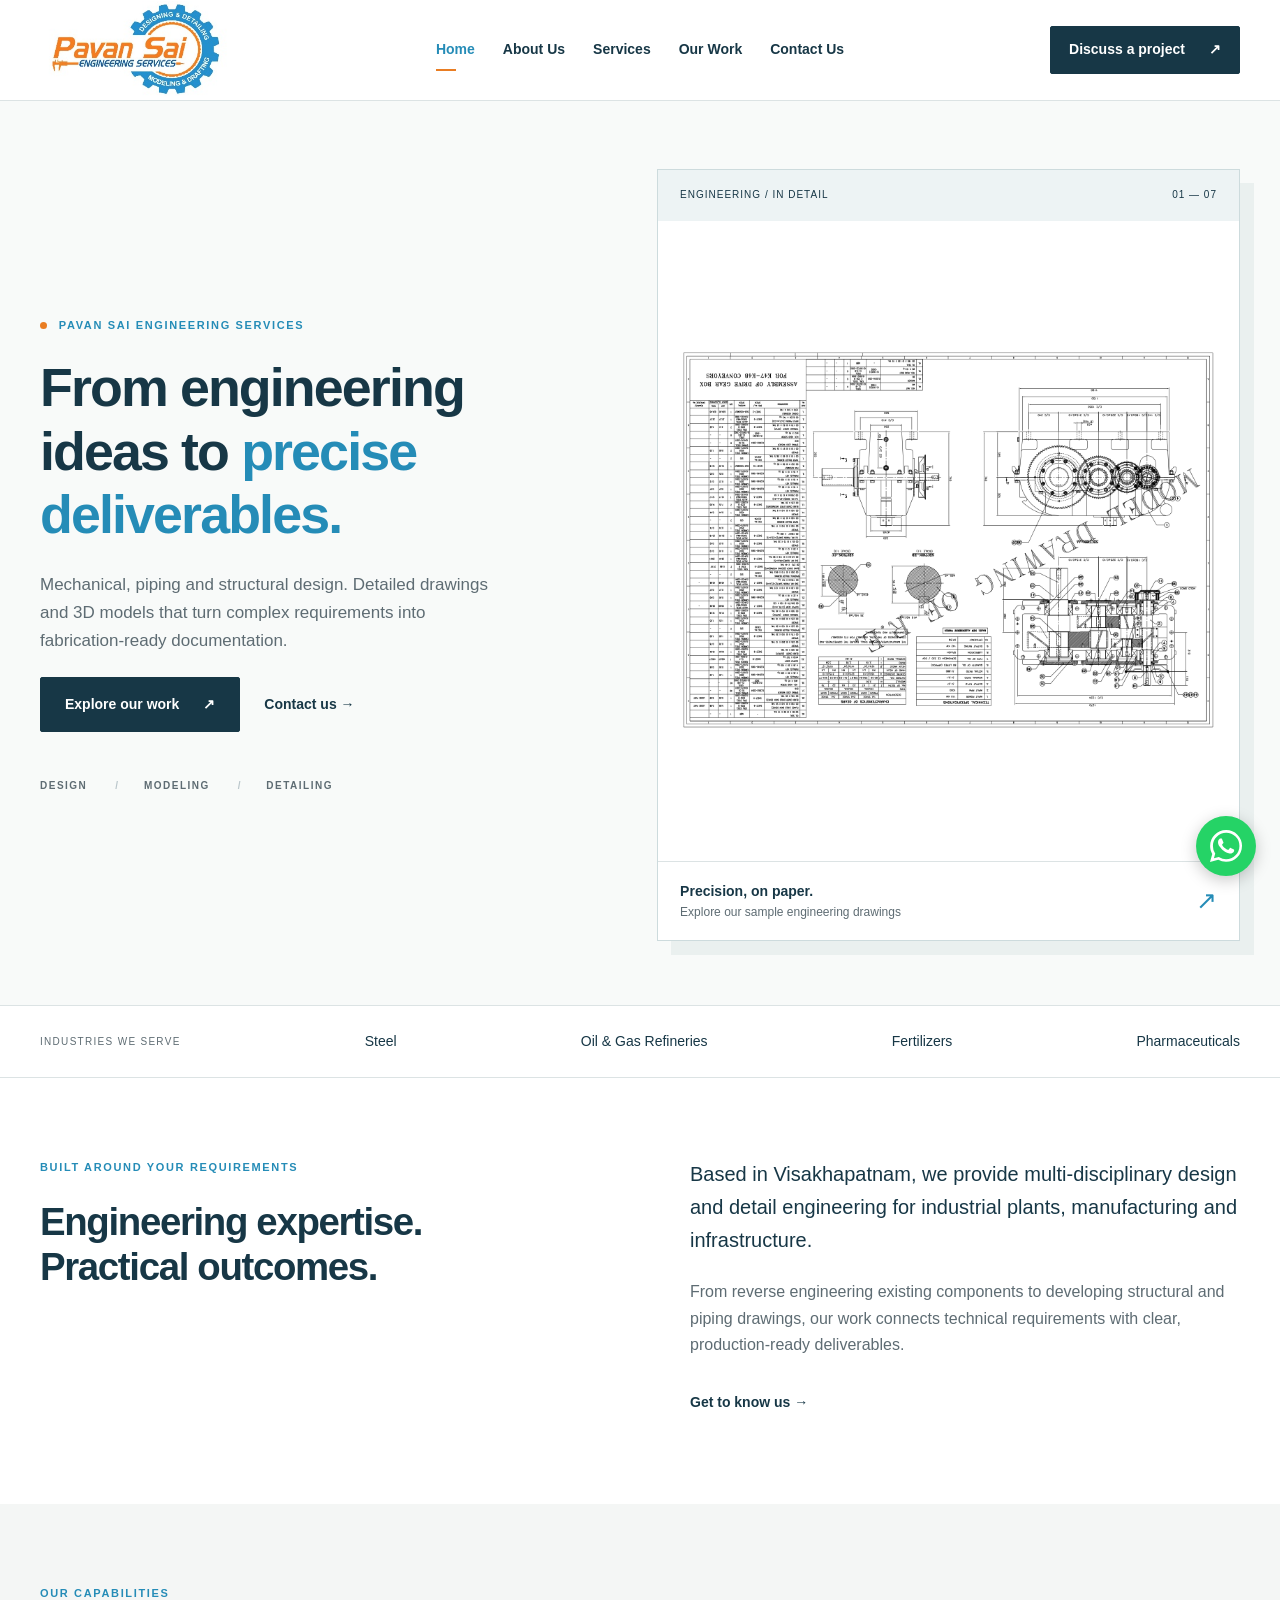
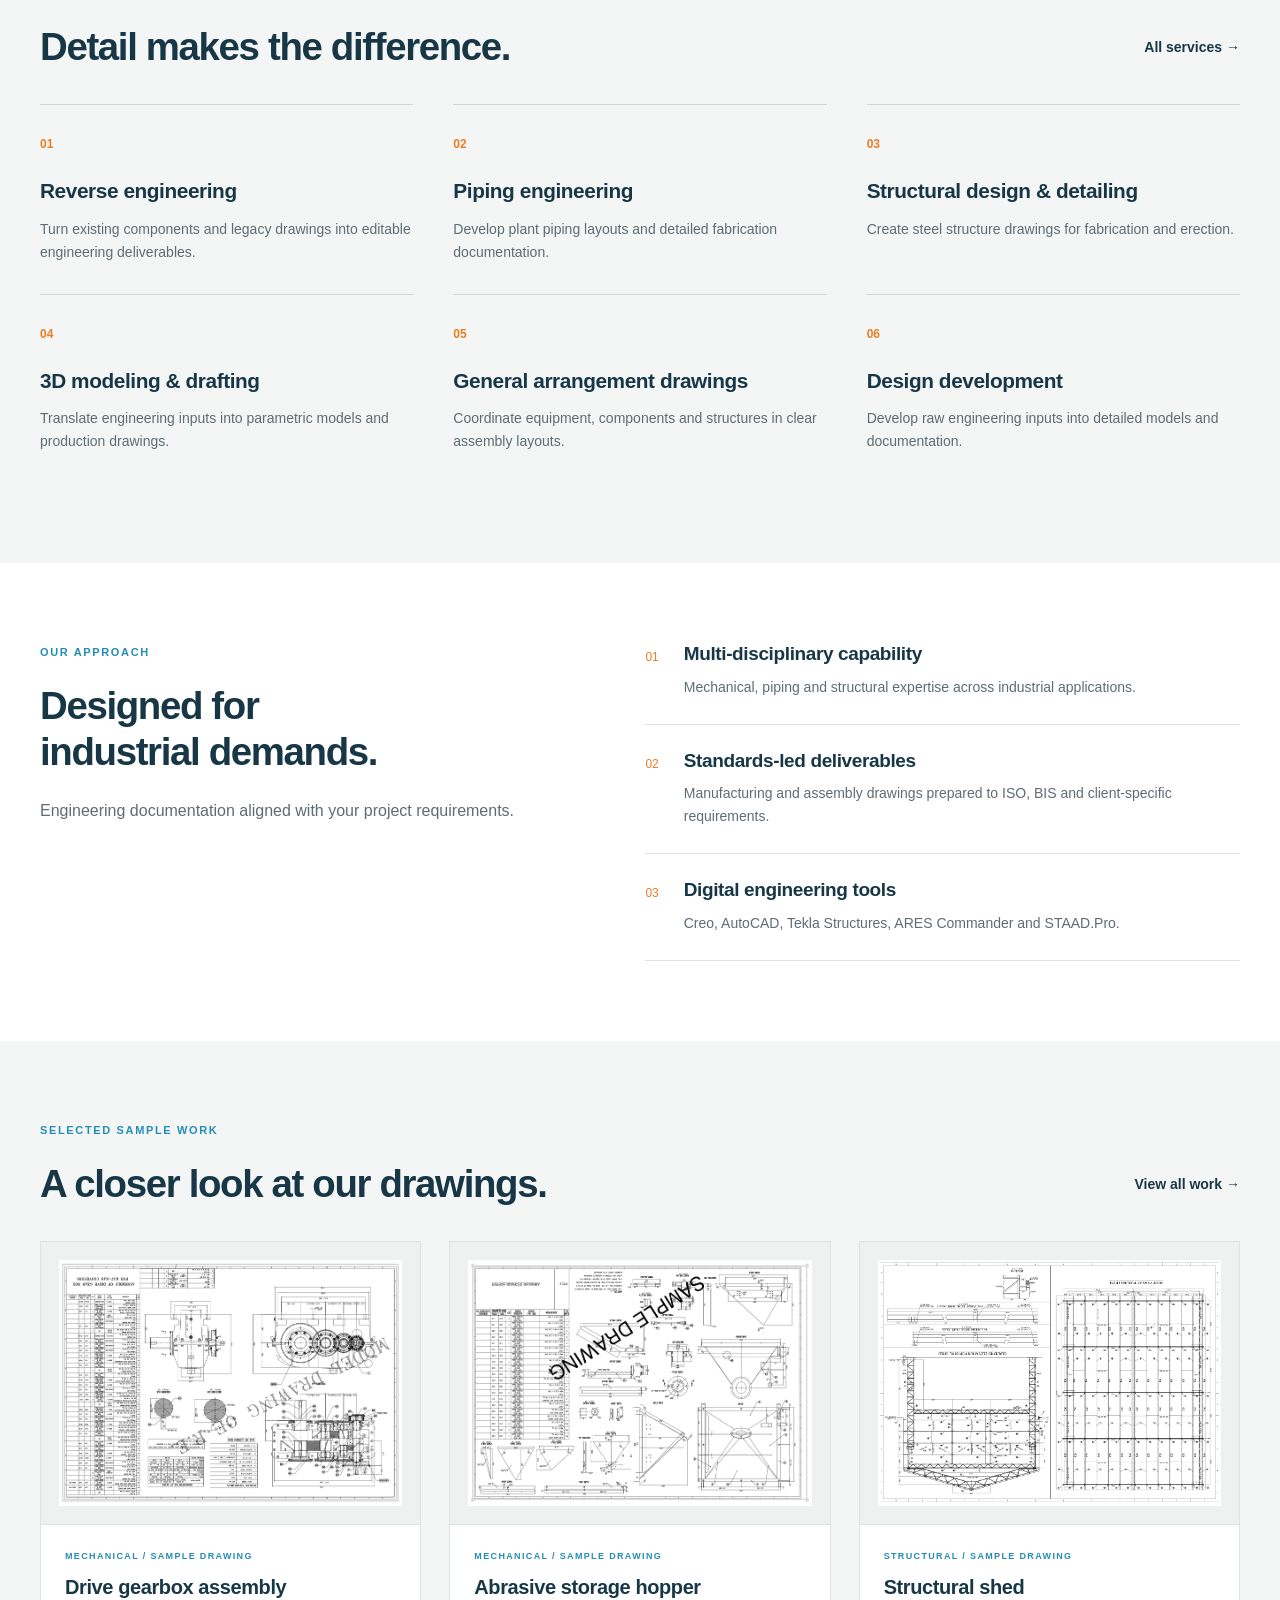
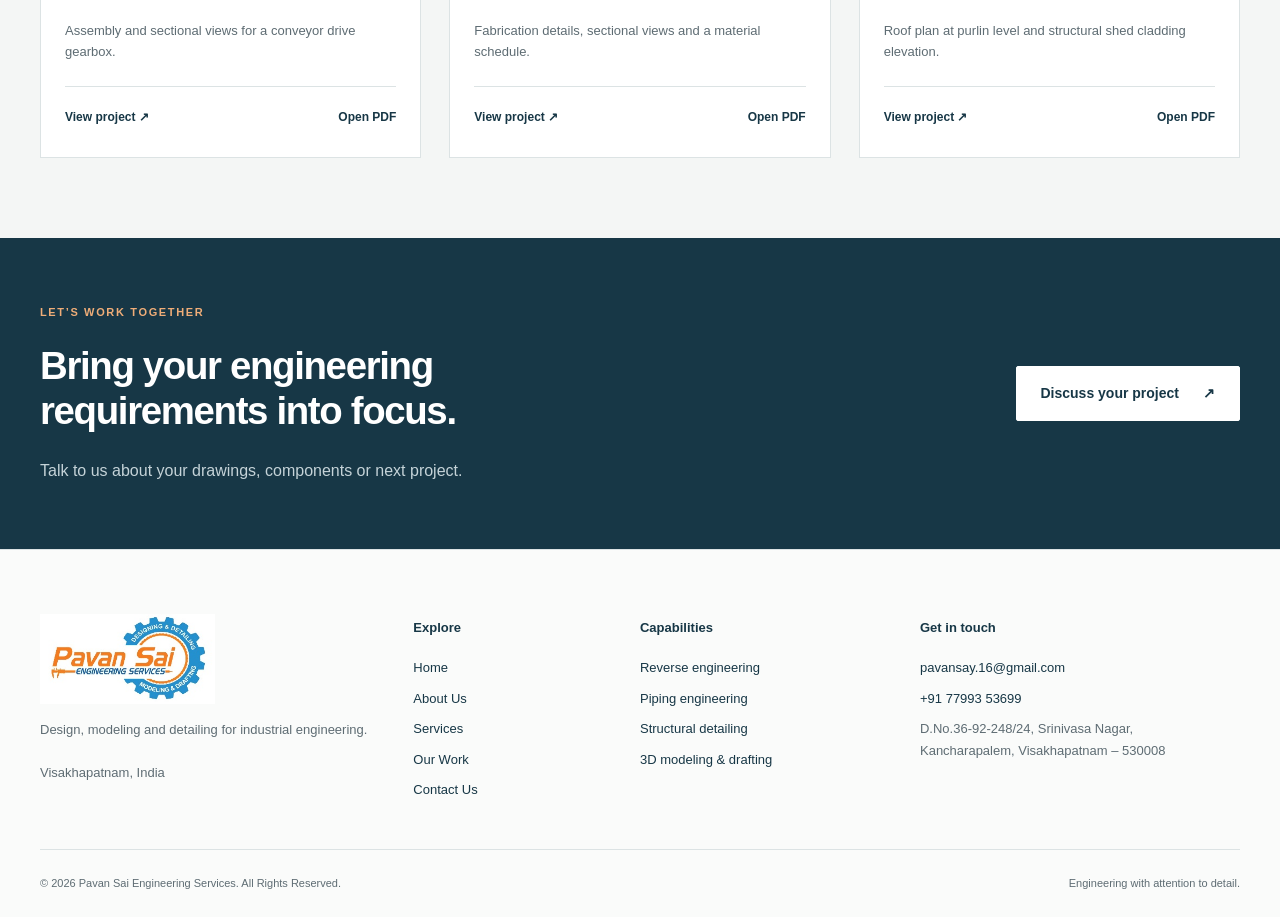
<file: index.html>
<!doctype html><html lang="en"><head><meta charset="utf-8"><meta name="viewport" content="width=device-width, initial-scale=1"><title>Design, Modeling & Detailing | Pavan Sai Engineering Services</title><meta name="description" content="Mechanical, piping and structural engineering services in Visakhapatnam. Explore Pavan Sai’s engineering capabilities and sample drawings."><meta property="og:title" content="Design, Modeling & Detailing | Pavan Sai Engineering Services"><meta property="og:description" content="Mechanical, piping and structural engineering services in Visakhapatnam. Explore Pavan Sai’s engineering capabilities and sample drawings."><meta property="og:type" content="website"><meta property="og:image" content="assets/images/logo/pavan-sai.jpg"><meta name="theme-color" content="#123444"><link rel="icon" href="assets/images/logo/favicon.svg" type="image/svg+xml"><link rel="stylesheet" href="assets/css/style.css"><script src="assets/js/main.js" defer></script></head><body><a class="skip" href="#main">Skip to content</a><header class="site-header"><div class="container header-inner"><a href="index.html" class="brand" aria-label="Pavan Sai Engineering Services home"><img src="assets/images/logo/pavan-sai.jpg" alt="Pavan Sai Engineering Services" width="326" height="167"></a><button class="menu-toggle" aria-controls="navigation" aria-expanded="false">Menu <span aria-hidden="true">☰</span></button><nav id="navigation" aria-label="Main navigation"><a href="index.html" aria-current="page">Home</a><a href="about.html" >About Us</a><a href="services.html" >Services</a><a href="portfolio.html" >Our Work</a><a href="contact.html" >Contact Us</a></nav><a class="button small header-cta" href="contact.html">Discuss a project <span aria-hidden="true">↗</span></a></div></header><main id="main"><section class="hero"><div class="container hero-grid"><div class="hero-copy"><span class="eyebrow"><span class="dot"></span> Pavan Sai Engineering Services</span><h1>From engineering<br>ideas to <em>precise<br>deliverables.</em></h1><p>Mechanical, piping and structural design. Detailed drawings and 3D models that turn complex requirements into fabrication-ready documentation.</p><div class="actions"><a class="button" href="portfolio.html">Explore our work <span aria-hidden="true">↗</span></a><a class="text-link" href="contact.html">Contact us <span aria-hidden="true">→</span></a></div><div class="hero-note"><span>DESIGN</span><span>MODELING</span><span>DETAILING</span></div></div><div class="hero-visual"><div class="drawing-label"><span>ENGINEERING / IN DETAIL</span><span>01 — 07</span></div><img src="assets/images/portfolio/drive-gearbox.png" alt="Drive gearbox assembly sample drawing showing detailed engineering views" width="900" height="640" fetchpriority="high"><div class="visual-caption"><span><strong>Precision, on paper.</strong><br>Explore our sample engineering drawings</span><a href="portfolio/viewer.html?project=drive-gearbox" aria-label="View drive gearbox drawing">↗</a></div></div></div></section><div class="industry-strip"><div class="container"><span>INDUSTRIES WE SERVE</span><strong>Steel</strong><strong>Oil & Gas Refineries</strong><strong>Fertilizers</strong><strong>Pharmaceuticals</strong></div></div><section class="section"><div class="container overview"><div><span class="eyebrow">Built around your requirements</span><h2>Engineering expertise.<br>Practical outcomes.</h2></div><div><p class="lead">Based in Visakhapatnam, we provide multi-disciplinary design and detail engineering for industrial plants, manufacturing and infrastructure.</p><p>From reverse engineering existing components to developing structural and piping drawings, our work connects technical requirements with clear, production-ready deliverables.</p><a class="text-link" href="about.html">Get to know us <span aria-hidden="true">→</span></a></div></div></section><section class="section tinted"><div class="container"><div class="section-heading"><div><span class="eyebrow">Our capabilities</span><h2>Detail makes the difference.</h2></div><a class="text-link" href="services.html">All services →</a></div><div class="services-grid"><article class="service"><span class="number">01</span><h3>Reverse engineering</h3><p>Turn existing components and legacy drawings into editable engineering deliverables.</p></article><article class="service"><span class="number">02</span><h3>Piping engineering</h3><p>Develop plant piping layouts and detailed fabrication documentation.</p></article><article class="service"><span class="number">03</span><h3>Structural design & detailing</h3><p>Create steel structure drawings for fabrication and erection.</p></article><article class="service"><span class="number">04</span><h3>3D modeling & drafting</h3><p>Translate engineering inputs into parametric models and production drawings.</p></article><article class="service"><span class="number">05</span><h3>General arrangement drawings</h3><p>Coordinate equipment, components and structures in clear assembly layouts.</p></article><article class="service"><span class="number">06</span><h3>Design development</h3><p>Develop raw engineering inputs into detailed models and documentation.</p></article></div></div></section><section class="section"><div class="container strengths"><div><span class="eyebrow">Our approach</span><h2>Designed for<br>industrial demands.</h2><p>Engineering documentation aligned with your project requirements.</p></div><div class="strength-list"><article><span>01</span><div><h3>Multi-disciplinary capability</h3><p>Mechanical, piping and structural expertise across industrial applications.</p></div></article><article><span>02</span><div><h3>Standards-led deliverables</h3><p>Manufacturing and assembly drawings prepared to ISO, BIS and client-specific requirements.</p></div></article><article><span>03</span><div><h3>Digital engineering tools</h3><p>Creo, AutoCAD, Tekla Structures, ARES Commander and STAAD.Pro.</p></div></article></div></div></section><section class="section tinted"><div class="container"><div class="section-heading"><div><span class="eyebrow">Selected sample work</span><h2>A closer look at our drawings.</h2></div><a class="text-link" href="portfolio.html">View all work →</a></div><div class="work-grid"><article class="work-card" data-category="Mechanical"><a class="drawing" href="portfolio/viewer.html?project=drive-gearbox" aria-label="View Drive gearbox assembly"><img src="assets/images/portfolio/drive-gearbox.png" alt="Drive gearbox assembly sample engineering drawing" width="900" height="640" loading="lazy"></a><div class="work-body"><span class="eyebrow">Mechanical / Sample drawing</span><h3>Drive gearbox assembly</h3><p>Assembly and sectional views for a conveyor drive gearbox.</p><div class="work-links"><a href="portfolio/viewer.html?project=drive-gearbox">View project <span aria-hidden="true">↗</span></a><a href="assets/pdfs/SAMPLE 4.pdf" target="_blank" rel="noopener">Open PDF</a></div></div></article><article class="work-card" data-category="Mechanical"><a class="drawing" href="portfolio/viewer.html?project=abrasive-hopper" aria-label="View Abrasive storage hopper"><img src="assets/images/portfolio/abrasive-hopper.png" alt="Abrasive storage hopper sample engineering drawing" width="900" height="640" loading="lazy"></a><div class="work-body"><span class="eyebrow">Mechanical / Sample drawing</span><h3>Abrasive storage hopper</h3><p>Fabrication details, sectional views and a material schedule.</p><div class="work-links"><a href="portfolio/viewer.html?project=abrasive-hopper">View project <span aria-hidden="true">↗</span></a><a href="assets/pdfs/SAMPLE 2.pdf" target="_blank" rel="noopener">Open PDF</a></div></div></article><article class="work-card" data-category="Structural"><a class="drawing" href="portfolio/viewer.html?project=structural-shed" aria-label="View Structural shed"><img src="assets/images/portfolio/structural-shed.png" alt="Structural shed sample engineering drawing" width="900" height="640" loading="lazy"></a><div class="work-body"><span class="eyebrow">Structural / Sample drawing</span><h3>Structural shed</h3><p>Roof plan at purlin level and structural shed cladding elevation.</p><div class="work-links"><a href="portfolio/viewer.html?project=structural-shed">View project <span aria-hidden="true">↗</span></a><a href="assets/pdfs/STRL-SAMPLE-DWG.pdf" target="_blank" rel="noopener">Open PDF</a></div></div></article></div></div></section><section class="cta"><div class="container cta-inner"><div><span class="eyebrow">Let’s work together</span><h2>Bring your engineering<br>requirements into focus.</h2><p>Talk to us about your drawings, components or next project.</p></div><a class="button light" href="contact.html">Discuss your project <span aria-hidden="true">↗</span></a></div></section></main><footer><div class="container footer-grid"><div><a href="index.html"><img class="footer-logo" src="assets/images/logo/pavan-sai.jpg" alt="Pavan Sai Engineering Services" width="326" height="167" loading="lazy"></a><p>Design, modeling and detailing for industrial engineering.</p><span>Visakhapatnam, India</span></div><div><h2>Explore</h2><a href="index.html">Home</a><a href="about.html">About Us</a><a href="services.html">Services</a><a href="portfolio.html">Our Work</a><a href="contact.html">Contact Us</a></div><div><h2>Capabilities</h2><a href="services.html">Reverse engineering</a><a href="services.html">Piping engineering</a><a href="services.html">Structural detailing</a><a href="services.html">3D modeling & drafting</a></div><div><h2>Get in touch</h2><a href="mailto:pavansay.16@gmail.com">pavansay.16@gmail.com</a><a href="tel:+917799353699">+91 77993 53699</a><p>D.No.36-92-248/24, Srinivasa Nagar,<br>Kancharapalem, Visakhapatnam – 530008</p></div></div><div class="container footer-bottom"><span>© <span data-year>2026</span> Pavan Sai Engineering Services. All Rights Reserved.</span><span>Engineering with attention to detail.</span></div></footer><a class="whatsapp-float" href="https://wa.me/917799353699" target="_blank" rel="noopener noreferrer" aria-label="Chat with Pavan Sai Engineering Services on WhatsApp (opens in a new tab)" title="Chat on WhatsApp"><svg xmlns="http://www.w3.org/2000/svg" viewBox="0 0 24 24" width="32" height="32" fill="currentColor" aria-hidden="true" focusable="false"><path d="M20.52 3.48A11.91 11.91 0 0 0 12.04 0C5.45 0 .09 5.36.09 11.95c0 2.11.55 4.17 1.6 5.99L0 24l6.2-1.63a11.94 11.94 0 0 0 5.83 1.49h.01c6.59 0 11.95-5.36 11.96-11.95a11.87 11.87 0 0 0-3.48-8.43ZM12.04 21.85a9.9 9.9 0 0 1-5.05-1.38l-.36-.21-3.68.97.98-3.59-.23-.37a9.87 9.87 0 0 1-1.52-5.32c0-5.48 4.46-9.94 9.95-9.94a9.86 9.86 0 0 1 7.03 2.92 9.87 9.87 0 0 1 2.91 7.03c0 5.49-4.46 9.89-10.03 9.89Zm5.45-7.41c-.3-.15-1.77-.87-2.04-.97-.27-.1-.47-.15-.67.15-.2.3-.77.97-.94 1.17-.17.2-.35.22-.64.07-.3-.15-1.26-.46-2.4-1.48-.88-.79-1.48-1.77-1.65-2.07-.17-.3-.02-.46.13-.61.13-.13.3-.35.45-.52.15-.17.2-.3.3-.5.1-.2.05-.37-.02-.52-.08-.15-.67-1.62-.92-2.22-.24-.58-.49-.5-.67-.51h-.57c-.2 0-.52.07-.79.37-.27.3-1.04 1.02-1.04 2.49s1.07 2.89 1.22 3.09c.15.2 2.1 3.2 5.09 4.49.71.3 1.26.48 1.69.62.71.22 1.36.19 1.87.12.57-.09 1.77-.72 2.02-1.42.25-.7.25-1.3.17-1.42-.07-.13-.27-.2-.57-.35Z"/></svg></a></body></html>
</file>
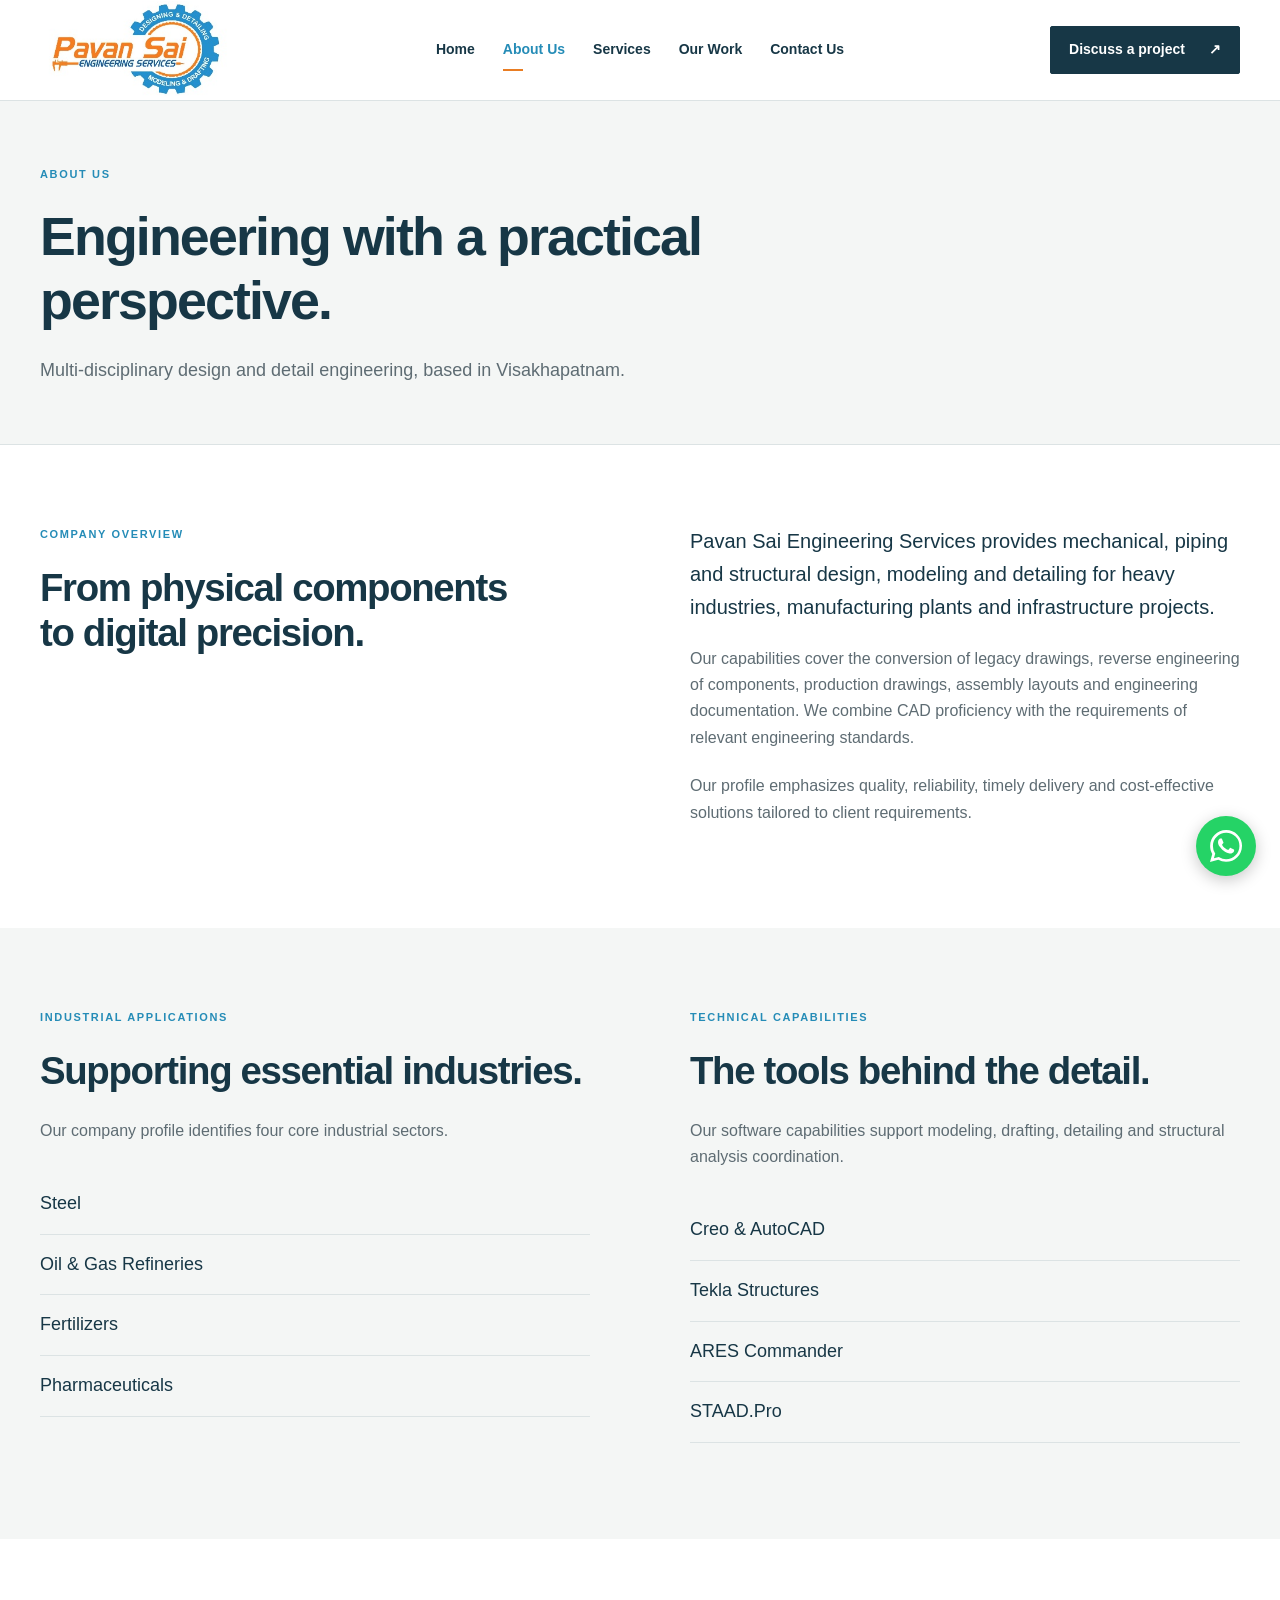
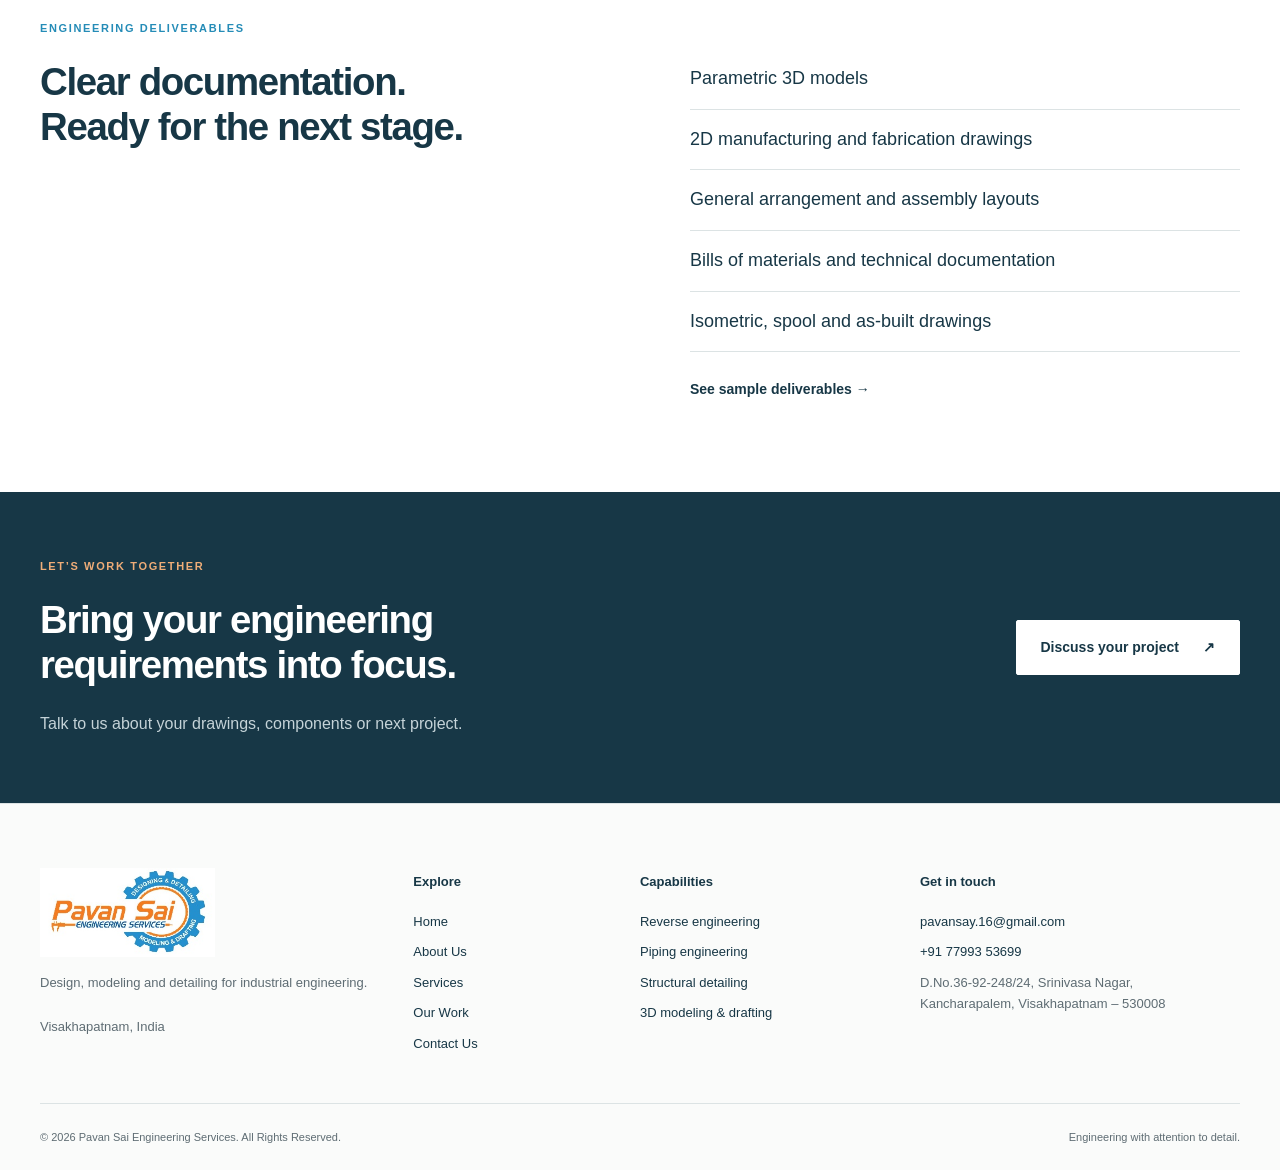
<file: about.html>
<!doctype html><html lang="en"><head><meta charset="utf-8"><meta name="viewport" content="width=device-width, initial-scale=1"><title>About Us | Pavan Sai Engineering Services</title><meta name="description" content="Learn about Pavan Sai Engineering Services, its engineering capabilities, CAD platforms and industrial sectors."><meta property="og:title" content="About Us | Pavan Sai Engineering Services"><meta property="og:description" content="Learn about Pavan Sai Engineering Services, its engineering capabilities, CAD platforms and industrial sectors."><meta property="og:type" content="website"><meta property="og:image" content="assets/images/logo/pavan-sai.jpg"><meta name="theme-color" content="#123444"><link rel="icon" href="assets/images/logo/favicon.svg" type="image/svg+xml"><link rel="stylesheet" href="assets/css/style.css"><script src="assets/js/main.js" defer></script></head><body><a class="skip" href="#main">Skip to content</a><header class="site-header"><div class="container header-inner"><a href="index.html" class="brand" aria-label="Pavan Sai Engineering Services home"><img src="assets/images/logo/pavan-sai.jpg" alt="Pavan Sai Engineering Services" width="326" height="167"></a><button class="menu-toggle" aria-controls="navigation" aria-expanded="false">Menu <span aria-hidden="true">☰</span></button><nav id="navigation" aria-label="Main navigation"><a href="index.html" >Home</a><a href="about.html" aria-current="page">About Us</a><a href="services.html" >Services</a><a href="portfolio.html" >Our Work</a><a href="contact.html" >Contact Us</a></nav><a class="button small header-cta" href="contact.html">Discuss a project <span aria-hidden="true">↗</span></a></div></header><main id="main"><section class="page-intro"><div class="container"><span class="eyebrow">About us</span><h1>Engineering with a practical perspective.</h1><p>Multi-disciplinary design and detail engineering, based in Visakhapatnam.</p></div></section><section class="section"><div class="container overview"><div><span class="eyebrow">Company overview</span><h2>From physical components<br>to digital precision.</h2></div><div><p class="lead">Pavan Sai Engineering Services provides mechanical, piping and structural design, modeling and detailing for heavy industries, manufacturing plants and infrastructure projects.</p><p>Our capabilities cover the conversion of legacy drawings, reverse engineering of components, production drawings, assembly layouts and engineering documentation. We combine CAD proficiency with the requirements of relevant engineering standards.</p><p>Our profile emphasizes quality, reliability, timely delivery and cost-effective solutions tailored to client requirements.</p></div></div></section><section class="section tinted"><div class="container two-columns"><div><span class="eyebrow">Industrial applications</span><h2>Supporting essential industries.</h2><p>Our company profile identifies four core industrial sectors.</p><ul class="large-list"><li>Steel</li><li>Oil & Gas Refineries</li><li>Fertilizers</li><li>Pharmaceuticals</li></ul></div><div><span class="eyebrow">Technical capabilities</span><h2>The tools behind the detail.</h2><p>Our software capabilities support modeling, drafting, detailing and structural analysis coordination.</p><ul class="large-list"><li>Creo & AutoCAD</li><li>Tekla Structures</li><li>ARES Commander</li><li>STAAD.Pro</li></ul></div></div></section><section class="section"><div class="container overview"><div><span class="eyebrow">Engineering deliverables</span><h2>Clear documentation.<br>Ready for the next stage.</h2></div><div><ul class="large-list"><li>Parametric 3D models</li><li>2D manufacturing and fabrication drawings</li><li>General arrangement and assembly layouts</li><li>Bills of materials and technical documentation</li><li>Isometric, spool and as-built drawings</li></ul><a class="text-link" href="portfolio.html">See sample deliverables →</a></div></div></section><section class="cta"><div class="container cta-inner"><div><span class="eyebrow">Let’s work together</span><h2>Bring your engineering<br>requirements into focus.</h2><p>Talk to us about your drawings, components or next project.</p></div><a class="button light" href="contact.html">Discuss your project <span aria-hidden="true">↗</span></a></div></section></main><footer><div class="container footer-grid"><div><a href="index.html"><img class="footer-logo" src="assets/images/logo/pavan-sai.jpg" alt="Pavan Sai Engineering Services" width="326" height="167" loading="lazy"></a><p>Design, modeling and detailing for industrial engineering.</p><span>Visakhapatnam, India</span></div><div><h2>Explore</h2><a href="index.html">Home</a><a href="about.html">About Us</a><a href="services.html">Services</a><a href="portfolio.html">Our Work</a><a href="contact.html">Contact Us</a></div><div><h2>Capabilities</h2><a href="services.html">Reverse engineering</a><a href="services.html">Piping engineering</a><a href="services.html">Structural detailing</a><a href="services.html">3D modeling & drafting</a></div><div><h2>Get in touch</h2><a href="mailto:pavansay.16@gmail.com">pavansay.16@gmail.com</a><a href="tel:+917799353699">+91 77993 53699</a><p>D.No.36-92-248/24, Srinivasa Nagar,<br>Kancharapalem, Visakhapatnam – 530008</p></div></div><div class="container footer-bottom"><span>© <span data-year>2026</span> Pavan Sai Engineering Services. All Rights Reserved.</span><span>Engineering with attention to detail.</span></div></footer><a class="whatsapp-float" href="https://wa.me/917799353699" target="_blank" rel="noopener noreferrer" aria-label="Chat with Pavan Sai Engineering Services on WhatsApp (opens in a new tab)" title="Chat on WhatsApp"><svg xmlns="http://www.w3.org/2000/svg" viewBox="0 0 24 24" width="32" height="32" fill="currentColor" aria-hidden="true" focusable="false"><path d="M20.52 3.48A11.91 11.91 0 0 0 12.04 0C5.45 0 .09 5.36.09 11.95c0 2.11.55 4.17 1.6 5.99L0 24l6.2-1.63a11.94 11.94 0 0 0 5.83 1.49h.01c6.59 0 11.95-5.36 11.96-11.95a11.87 11.87 0 0 0-3.48-8.43ZM12.04 21.85a9.9 9.9 0 0 1-5.05-1.38l-.36-.21-3.68.97.98-3.59-.23-.37a9.87 9.87 0 0 1-1.52-5.32c0-5.48 4.46-9.94 9.95-9.94a9.86 9.86 0 0 1 7.03 2.92 9.87 9.87 0 0 1 2.91 7.03c0 5.49-4.46 9.89-10.03 9.89Zm5.45-7.41c-.3-.15-1.77-.87-2.04-.97-.27-.1-.47-.15-.67.15-.2.3-.77.97-.94 1.17-.17.2-.35.22-.64.07-.3-.15-1.26-.46-2.4-1.48-.88-.79-1.48-1.77-1.65-2.07-.17-.3-.02-.46.13-.61.13-.13.3-.35.45-.52.15-.17.2-.3.3-.5.1-.2.05-.37-.02-.52-.08-.15-.67-1.62-.92-2.22-.24-.58-.49-.5-.67-.51h-.57c-.2 0-.52.07-.79.37-.27.3-1.04 1.02-1.04 2.49s1.07 2.89 1.22 3.09c.15.2 2.1 3.2 5.09 4.49.71.3 1.26.48 1.69.62.71.22 1.36.19 1.87.12.57-.09 1.77-.72 2.02-1.42.25-.7.25-1.3.17-1.42-.07-.13-.27-.2-.57-.35Z"/></svg></a></body></html>
</file>
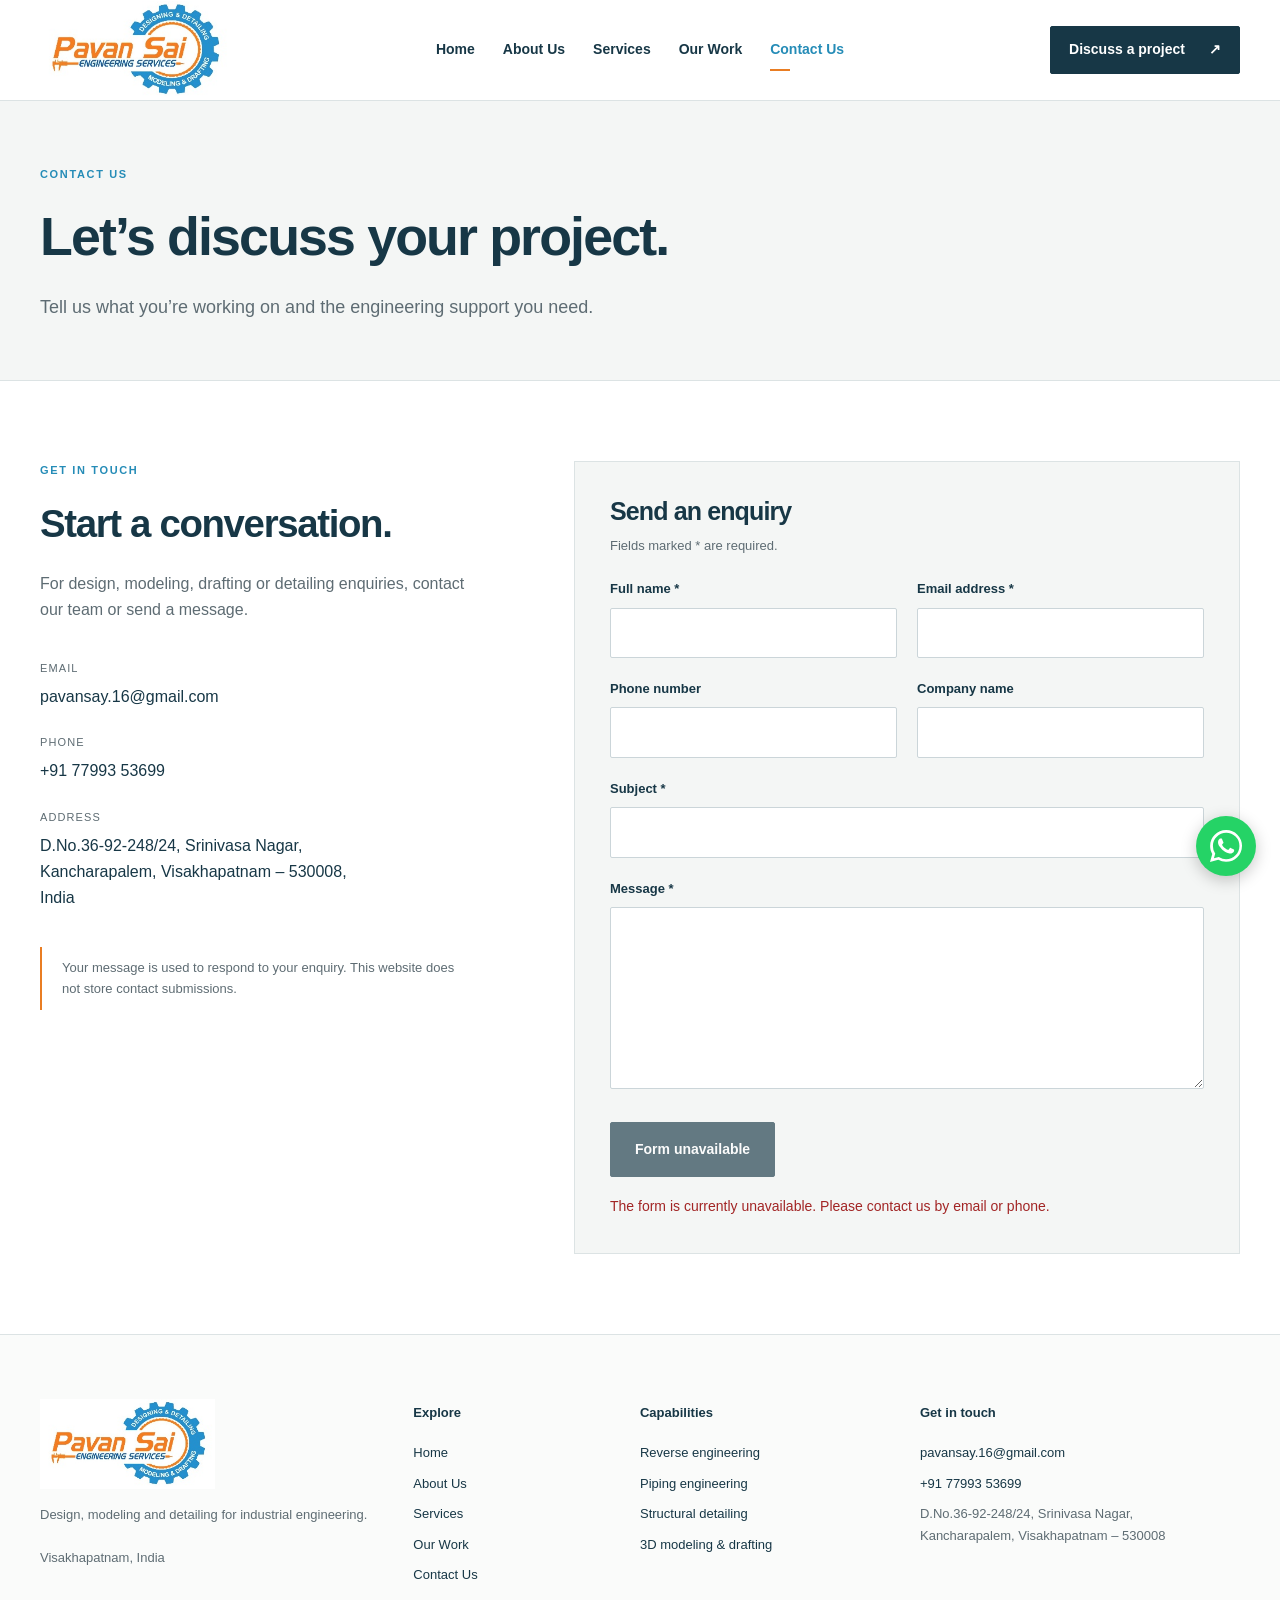
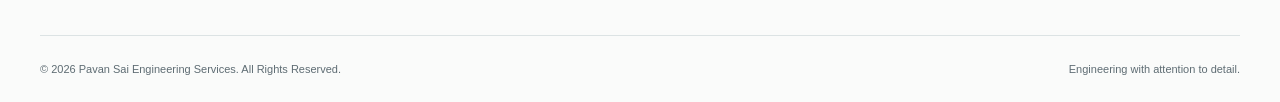
<file: contact.html>
<!doctype html><html lang="en"><head><meta charset="utf-8"><meta name="viewport" content="width=device-width, initial-scale=1"><title>Contact Us | Pavan Sai Engineering Services</title><meta name="description" content="Contact Pavan Sai Engineering Services in Visakhapatnam by phone, email or project enquiry form."><meta property="og:title" content="Contact Us | Pavan Sai Engineering Services"><meta property="og:description" content="Contact Pavan Sai Engineering Services in Visakhapatnam by phone, email or project enquiry form."><meta property="og:type" content="website"><meta property="og:image" content="assets/images/logo/pavan-sai.jpg"><meta name="theme-color" content="#123444"><link rel="icon" href="assets/images/logo/favicon.svg" type="image/svg+xml"><link rel="stylesheet" href="assets/css/style.css"><script src="assets/js/main.js" defer></script></head><body><a class="skip" href="#main">Skip to content</a><header class="site-header"><div class="container header-inner"><a href="index.html" class="brand" aria-label="Pavan Sai Engineering Services home"><img src="assets/images/logo/pavan-sai.jpg" alt="Pavan Sai Engineering Services" width="326" height="167"></a><button class="menu-toggle" aria-controls="navigation" aria-expanded="false">Menu <span aria-hidden="true">☰</span></button><nav id="navigation" aria-label="Main navigation"><a href="index.html" >Home</a><a href="about.html" >About Us</a><a href="services.html" >Services</a><a href="portfolio.html" >Our Work</a><a href="contact.html" aria-current="page">Contact Us</a></nav><a class="button small header-cta" href="contact.html">Discuss a project <span aria-hidden="true">↗</span></a></div></header><main id="main"><section class="page-intro"><div class="container"><span class="eyebrow">Contact us</span><h1>Let’s discuss your project.</h1><p>Tell us what you’re working on and the engineering support you need.</p></div></section><section class="section"><div class="container contact-grid"><aside class="contact-details"><span class="eyebrow">Get in touch</span><h2>Start a conversation.</h2><p>For design, modeling, drafting or detailing enquiries, contact our team or send a message.</p><dl><dt>Email</dt><dd><a href="mailto:pavansay.16@gmail.com">pavansay.16@gmail.com</a></dd><dt>Phone</dt><dd><a href="tel:+917799353699">+91 77993 53699</a></dd><dt>Address</dt><dd>D.No.36-92-248/24, Srinivasa Nagar,<br>Kancharapalem, Visakhapatnam – 530008,<br>India</dd></dl><div class="contact-note">Your message is used to respond to your enquiry. This website does not store contact submissions.</div></aside><div class="form-panel"><h2>Send an enquiry</h2><p>Fields marked * are required.</p><form id="contact-form" action="contact.php" method="post"><div class="form-grid"><div><label for="name">Full name *</label><input id="name" name="name" autocomplete="name" maxlength="120" required></div><div><label for="email">Email address *</label><input id="email" name="email" type="email" autocomplete="email" maxlength="254" required></div><div><label for="phone">Phone number</label><input id="phone" name="phone" type="tel" autocomplete="tel" maxlength="40"></div><div><label for="company">Company name</label><input id="company" name="company" autocomplete="organization" maxlength="160"></div><div class="full"><label for="subject">Subject *</label><input id="subject" name="subject" maxlength="180" required></div><div class="full"><label for="message">Message *</label><textarea id="message" name="message" rows="6" minlength="10" maxlength="10000" required></textarea></div></div><div class="honeypot" aria-hidden="true"><label for="website">Leave this field empty</label><input id="website" name="website" tabindex="-1" autocomplete="off"></div><input type="hidden" name="token" id="form-token"><button class="button" type="submit" id="submit-button" disabled>Preparing form…</button><p id="form-status" role="status" aria-live="polite"></p><noscript><p>Enable JavaScript to send this form, or contact us by email or phone above.</p></noscript></form></div></div></section></main><footer><div class="container footer-grid"><div><a href="index.html"><img class="footer-logo" src="assets/images/logo/pavan-sai.jpg" alt="Pavan Sai Engineering Services" width="326" height="167" loading="lazy"></a><p>Design, modeling and detailing for industrial engineering.</p><span>Visakhapatnam, India</span></div><div><h2>Explore</h2><a href="index.html">Home</a><a href="about.html">About Us</a><a href="services.html">Services</a><a href="portfolio.html">Our Work</a><a href="contact.html">Contact Us</a></div><div><h2>Capabilities</h2><a href="services.html">Reverse engineering</a><a href="services.html">Piping engineering</a><a href="services.html">Structural detailing</a><a href="services.html">3D modeling & drafting</a></div><div><h2>Get in touch</h2><a href="mailto:pavansay.16@gmail.com">pavansay.16@gmail.com</a><a href="tel:+917799353699">+91 77993 53699</a><p>D.No.36-92-248/24, Srinivasa Nagar,<br>Kancharapalem, Visakhapatnam – 530008</p></div></div><div class="container footer-bottom"><span>© <span data-year>2026</span> Pavan Sai Engineering Services. All Rights Reserved.</span><span>Engineering with attention to detail.</span></div></footer><a class="whatsapp-float" href="https://wa.me/917799353699" target="_blank" rel="noopener noreferrer" aria-label="Chat with Pavan Sai Engineering Services on WhatsApp (opens in a new tab)" title="Chat on WhatsApp"><svg xmlns="http://www.w3.org/2000/svg" viewBox="0 0 24 24" width="32" height="32" fill="currentColor" aria-hidden="true" focusable="false"><path d="M20.52 3.48A11.91 11.91 0 0 0 12.04 0C5.45 0 .09 5.36.09 11.95c0 2.11.55 4.17 1.6 5.99L0 24l6.2-1.63a11.94 11.94 0 0 0 5.83 1.49h.01c6.59 0 11.95-5.36 11.96-11.95a11.87 11.87 0 0 0-3.48-8.43ZM12.04 21.85a9.9 9.9 0 0 1-5.05-1.38l-.36-.21-3.68.97.98-3.59-.23-.37a9.87 9.87 0 0 1-1.52-5.32c0-5.48 4.46-9.94 9.95-9.94a9.86 9.86 0 0 1 7.03 2.92 9.87 9.87 0 0 1 2.91 7.03c0 5.49-4.46 9.89-10.03 9.89Zm5.45-7.41c-.3-.15-1.77-.87-2.04-.97-.27-.1-.47-.15-.67.15-.2.3-.77.97-.94 1.17-.17.2-.35.22-.64.07-.3-.15-1.26-.46-2.4-1.48-.88-.79-1.48-1.77-1.65-2.07-.17-.3-.02-.46.13-.61.13-.13.3-.35.45-.52.15-.17.2-.3.3-.5.1-.2.05-.37-.02-.52-.08-.15-.67-1.62-.92-2.22-.24-.58-.49-.5-.67-.51h-.57c-.2 0-.52.07-.79.37-.27.3-1.04 1.02-1.04 2.49s1.07 2.89 1.22 3.09c.15.2 2.1 3.2 5.09 4.49.71.3 1.26.48 1.69.62.71.22 1.36.19 1.87.12.57-.09 1.77-.72 2.02-1.42.25-.7.25-1.3.17-1.42-.07-.13-.27-.2-.57-.35Z"/></svg></a></body></html>
</file>
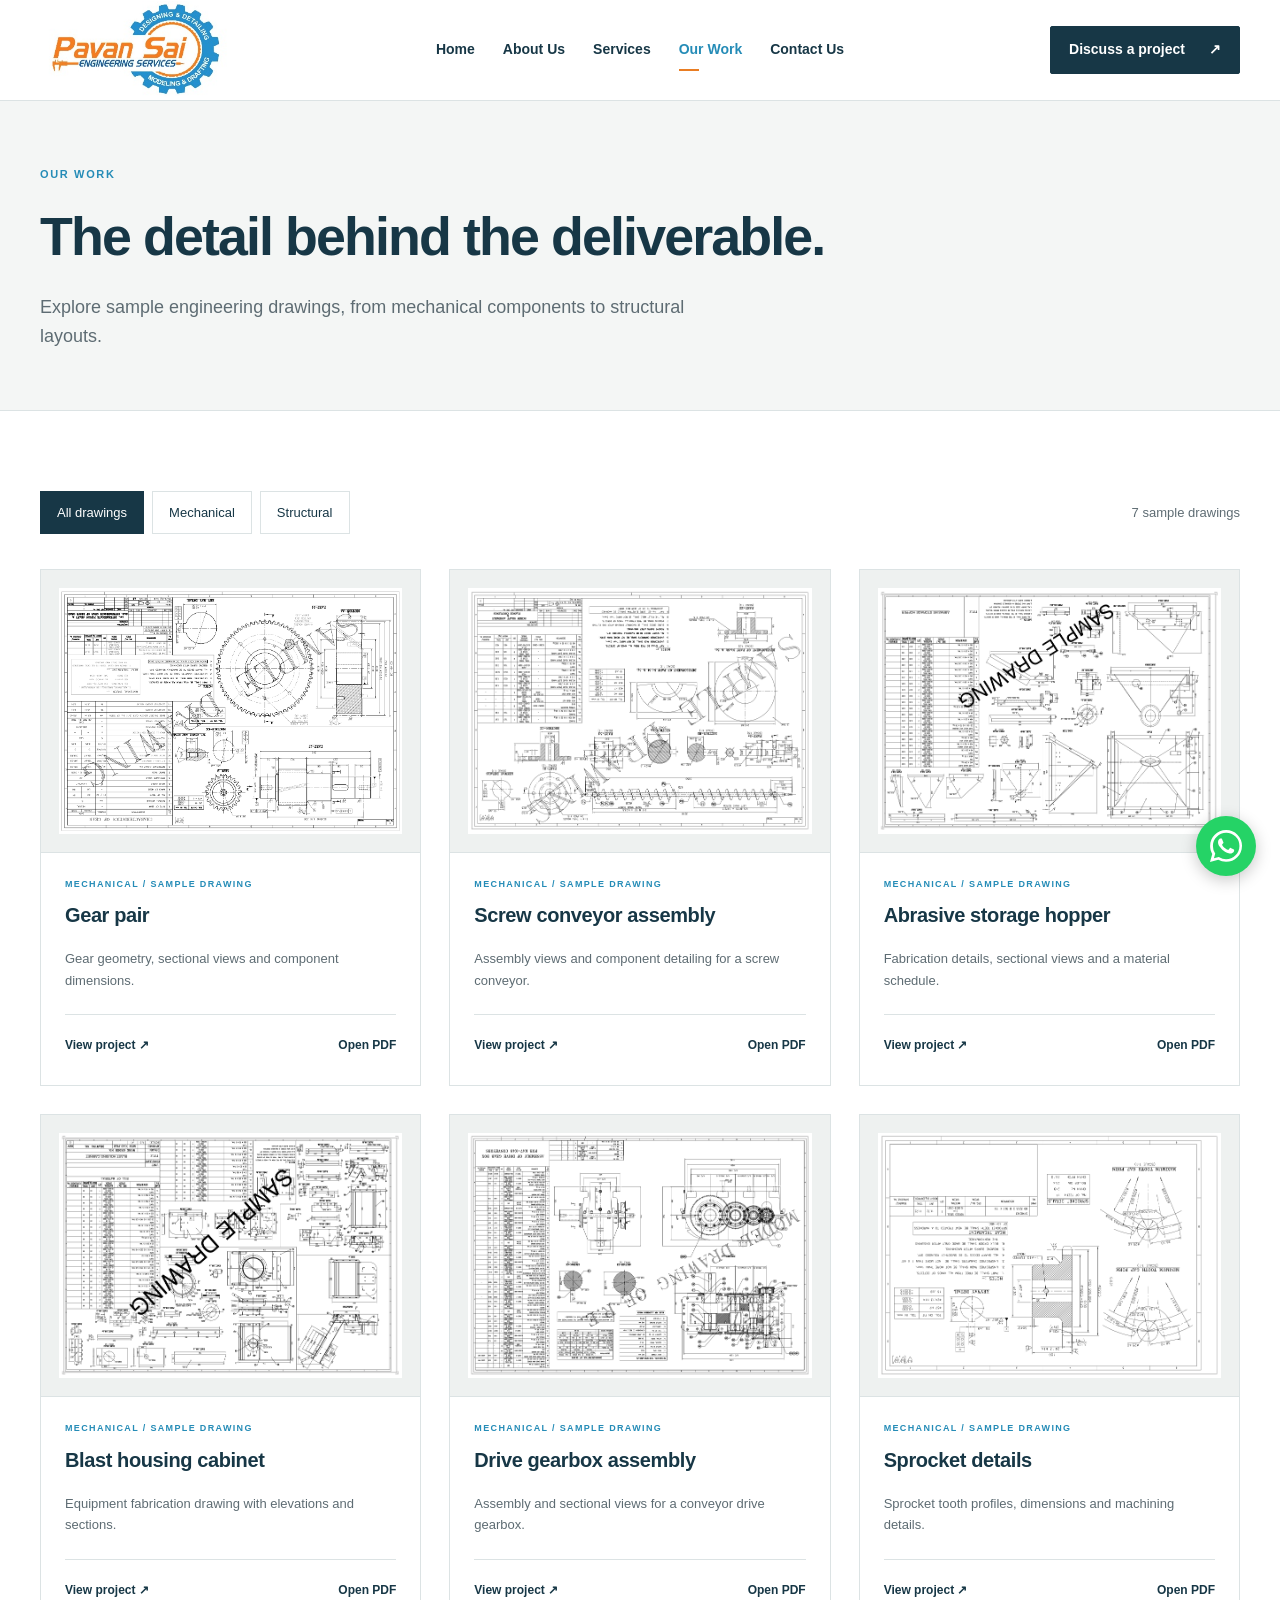
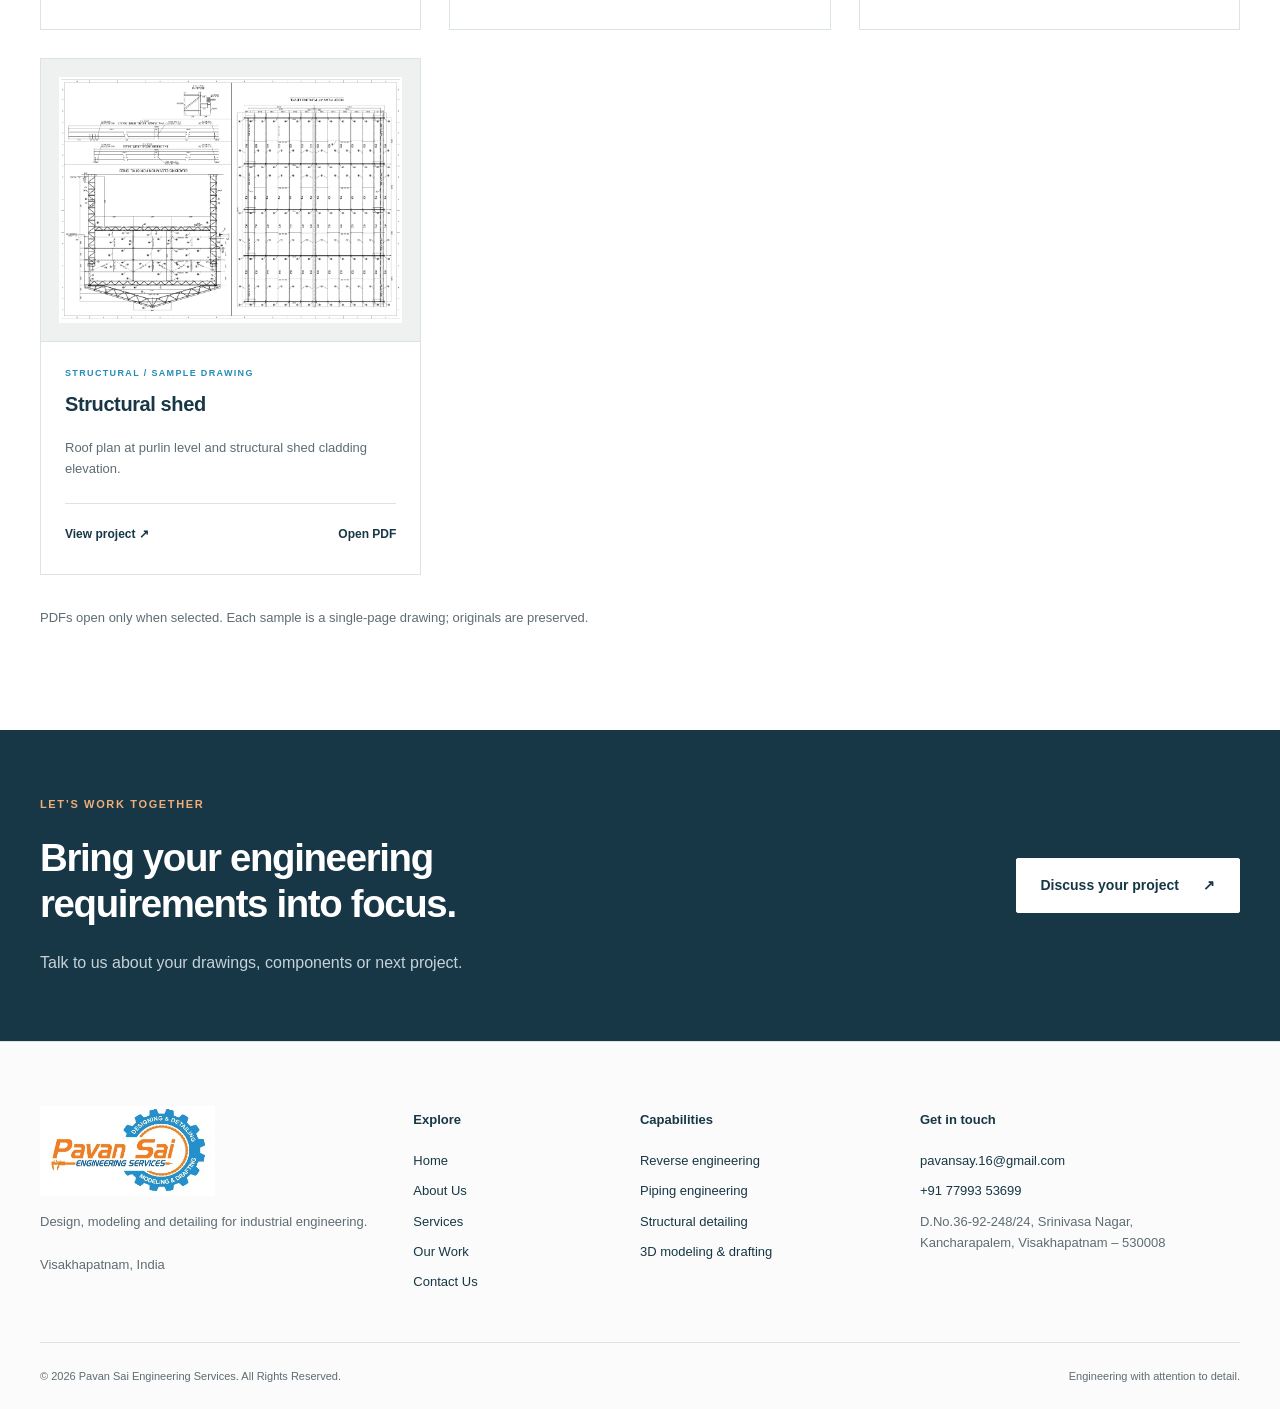
<file: portfolio.html>
<!doctype html><html lang="en"><head><meta charset="utf-8"><meta name="viewport" content="width=device-width, initial-scale=1"><title>Our Work | Pavan Sai Engineering Services</title><meta name="description" content="Browse seven sample mechanical and structural engineering drawings. Open individual PDFs without loading the entire portfolio."><meta property="og:title" content="Our Work | Pavan Sai Engineering Services"><meta property="og:description" content="Browse seven sample mechanical and structural engineering drawings. Open individual PDFs without loading the entire portfolio."><meta property="og:type" content="website"><meta property="og:image" content="assets/images/logo/pavan-sai.jpg"><meta name="theme-color" content="#123444"><link rel="icon" href="assets/images/logo/favicon.svg" type="image/svg+xml"><link rel="stylesheet" href="assets/css/style.css"><script src="assets/js/main.js" defer></script></head><body><a class="skip" href="#main">Skip to content</a><header class="site-header"><div class="container header-inner"><a href="index.html" class="brand" aria-label="Pavan Sai Engineering Services home"><img src="assets/images/logo/pavan-sai.jpg" alt="Pavan Sai Engineering Services" width="326" height="167"></a><button class="menu-toggle" aria-controls="navigation" aria-expanded="false">Menu <span aria-hidden="true">☰</span></button><nav id="navigation" aria-label="Main navigation"><a href="index.html" >Home</a><a href="about.html" >About Us</a><a href="services.html" >Services</a><a href="portfolio.html" aria-current="page">Our Work</a><a href="contact.html" >Contact Us</a></nav><a class="button small header-cta" href="contact.html">Discuss a project <span aria-hidden="true">↗</span></a></div></header><main id="main"><section class="page-intro"><div class="container"><span class="eyebrow">Our work</span><h1>The detail behind the deliverable.</h1><p>Explore sample engineering drawings, from mechanical components to structural layouts.</p></div></section><section class="section portfolio-section"><div class="container"><div class="portfolio-toolbar"><div class="filters" role="group" aria-label="Filter drawings"><button class="filter active" data-filter="All" aria-pressed="true">All drawings</button><button class="filter" data-filter="Mechanical" aria-pressed="false">Mechanical</button><button class="filter" data-filter="Structural" aria-pressed="false">Structural</button></div><span id="work-count" aria-live="polite">7 sample drawings</span></div><div class="work-grid"><article class="work-card" data-category="Mechanical"><a class="drawing" href="portfolio/viewer.html?project=gear-pair" aria-label="View Gear pair"><img src="assets/images/portfolio/gear-pair.png" alt="Gear pair sample engineering drawing" width="900" height="640" loading="lazy"></a><div class="work-body"><span class="eyebrow">Mechanical / Sample drawing</span><h3>Gear pair</h3><p>Gear geometry, sectional views and component dimensions.</p><div class="work-links"><a href="portfolio/viewer.html?project=gear-pair">View project <span aria-hidden="true">↗</span></a><a href="assets/pdfs/GEAR PAIR SAMPLE DWG.pdf" target="_blank" rel="noopener">Open PDF</a></div></div></article><article class="work-card" data-category="Mechanical"><a class="drawing" href="portfolio/viewer.html?project=screw-conveyor" aria-label="View Screw conveyor assembly"><img src="assets/images/portfolio/screw-conveyor.png" alt="Screw conveyor assembly sample engineering drawing" width="900" height="640" loading="lazy"></a><div class="work-body"><span class="eyebrow">Mechanical / Sample drawing</span><h3>Screw conveyor assembly</h3><p>Assembly views and component detailing for a screw conveyor.</p><div class="work-links"><a href="portfolio/viewer.html?project=screw-conveyor">View project <span aria-hidden="true">↗</span></a><a href="assets/pdfs/SAMPLE 1.pdf" target="_blank" rel="noopener">Open PDF</a></div></div></article><article class="work-card" data-category="Mechanical"><a class="drawing" href="portfolio/viewer.html?project=abrasive-hopper" aria-label="View Abrasive storage hopper"><img src="assets/images/portfolio/abrasive-hopper.png" alt="Abrasive storage hopper sample engineering drawing" width="900" height="640" loading="lazy"></a><div class="work-body"><span class="eyebrow">Mechanical / Sample drawing</span><h3>Abrasive storage hopper</h3><p>Fabrication details, sectional views and a material schedule.</p><div class="work-links"><a href="portfolio/viewer.html?project=abrasive-hopper">View project <span aria-hidden="true">↗</span></a><a href="assets/pdfs/SAMPLE 2.pdf" target="_blank" rel="noopener">Open PDF</a></div></div></article><article class="work-card" data-category="Mechanical"><a class="drawing" href="portfolio/viewer.html?project=blast-cabinet" aria-label="View Blast housing cabinet"><img src="assets/images/portfolio/blast-cabinet.png" alt="Blast housing cabinet sample engineering drawing" width="900" height="640" loading="lazy"></a><div class="work-body"><span class="eyebrow">Mechanical / Sample drawing</span><h3>Blast housing cabinet</h3><p>Equipment fabrication drawing with elevations and sections.</p><div class="work-links"><a href="portfolio/viewer.html?project=blast-cabinet">View project <span aria-hidden="true">↗</span></a><a href="assets/pdfs/SAMPLE 3.pdf" target="_blank" rel="noopener">Open PDF</a></div></div></article><article class="work-card" data-category="Mechanical"><a class="drawing" href="portfolio/viewer.html?project=drive-gearbox" aria-label="View Drive gearbox assembly"><img src="assets/images/portfolio/drive-gearbox.png" alt="Drive gearbox assembly sample engineering drawing" width="900" height="640" loading="lazy"></a><div class="work-body"><span class="eyebrow">Mechanical / Sample drawing</span><h3>Drive gearbox assembly</h3><p>Assembly and sectional views for a conveyor drive gearbox.</p><div class="work-links"><a href="portfolio/viewer.html?project=drive-gearbox">View project <span aria-hidden="true">↗</span></a><a href="assets/pdfs/SAMPLE 4.pdf" target="_blank" rel="noopener">Open PDF</a></div></div></article><article class="work-card" data-category="Mechanical"><a class="drawing" href="portfolio/viewer.html?project=sprocket" aria-label="View Sprocket details"><img src="assets/images/portfolio/sprocket.png" alt="Sprocket details sample engineering drawing" width="900" height="640" loading="lazy"></a><div class="work-body"><span class="eyebrow">Mechanical / Sample drawing</span><h3>Sprocket details</h3><p>Sprocket tooth profiles, dimensions and machining details.</p><div class="work-links"><a href="portfolio/viewer.html?project=sprocket">View project <span aria-hidden="true">↗</span></a><a href="assets/pdfs/SPROCKET.pdf" target="_blank" rel="noopener">Open PDF</a></div></div></article><article class="work-card" data-category="Structural"><a class="drawing" href="portfolio/viewer.html?project=structural-shed" aria-label="View Structural shed"><img src="assets/images/portfolio/structural-shed.png" alt="Structural shed sample engineering drawing" width="900" height="640" loading="lazy"></a><div class="work-body"><span class="eyebrow">Structural / Sample drawing</span><h3>Structural shed</h3><p>Roof plan at purlin level and structural shed cladding elevation.</p><div class="work-links"><a href="portfolio/viewer.html?project=structural-shed">View project <span aria-hidden="true">↗</span></a><a href="assets/pdfs/STRL-SAMPLE-DWG.pdf" target="_blank" rel="noopener">Open PDF</a></div></div></article></div><p class="portfolio-note">PDFs open only when selected. Each sample is a single-page drawing; originals are preserved.</p></div></section><section class="cta"><div class="container cta-inner"><div><span class="eyebrow">Let’s work together</span><h2>Bring your engineering<br>requirements into focus.</h2><p>Talk to us about your drawings, components or next project.</p></div><a class="button light" href="contact.html">Discuss your project <span aria-hidden="true">↗</span></a></div></section></main><footer><div class="container footer-grid"><div><a href="index.html"><img class="footer-logo" src="assets/images/logo/pavan-sai.jpg" alt="Pavan Sai Engineering Services" width="326" height="167" loading="lazy"></a><p>Design, modeling and detailing for industrial engineering.</p><span>Visakhapatnam, India</span></div><div><h2>Explore</h2><a href="index.html">Home</a><a href="about.html">About Us</a><a href="services.html">Services</a><a href="portfolio.html">Our Work</a><a href="contact.html">Contact Us</a></div><div><h2>Capabilities</h2><a href="services.html">Reverse engineering</a><a href="services.html">Piping engineering</a><a href="services.html">Structural detailing</a><a href="services.html">3D modeling & drafting</a></div><div><h2>Get in touch</h2><a href="mailto:pavansay.16@gmail.com">pavansay.16@gmail.com</a><a href="tel:+917799353699">+91 77993 53699</a><p>D.No.36-92-248/24, Srinivasa Nagar,<br>Kancharapalem, Visakhapatnam – 530008</p></div></div><div class="container footer-bottom"><span>© <span data-year>2026</span> Pavan Sai Engineering Services. All Rights Reserved.</span><span>Engineering with attention to detail.</span></div></footer><a class="whatsapp-float" href="https://wa.me/917799353699" target="_blank" rel="noopener noreferrer" aria-label="Chat with Pavan Sai Engineering Services on WhatsApp (opens in a new tab)" title="Chat on WhatsApp"><svg xmlns="http://www.w3.org/2000/svg" viewBox="0 0 24 24" width="32" height="32" fill="currentColor" aria-hidden="true" focusable="false"><path d="M20.52 3.48A11.91 11.91 0 0 0 12.04 0C5.45 0 .09 5.36.09 11.95c0 2.11.55 4.17 1.6 5.99L0 24l6.2-1.63a11.94 11.94 0 0 0 5.83 1.49h.01c6.59 0 11.95-5.36 11.96-11.95a11.87 11.87 0 0 0-3.48-8.43ZM12.04 21.85a9.9 9.9 0 0 1-5.05-1.38l-.36-.21-3.68.97.98-3.59-.23-.37a9.87 9.87 0 0 1-1.52-5.32c0-5.48 4.46-9.94 9.95-9.94a9.86 9.86 0 0 1 7.03 2.92 9.87 9.87 0 0 1 2.91 7.03c0 5.49-4.46 9.89-10.03 9.89Zm5.45-7.41c-.3-.15-1.77-.87-2.04-.97-.27-.1-.47-.15-.67.15-.2.3-.77.97-.94 1.17-.17.2-.35.22-.64.07-.3-.15-1.26-.46-2.4-1.48-.88-.79-1.48-1.77-1.65-2.07-.17-.3-.02-.46.13-.61.13-.13.3-.35.45-.52.15-.17.2-.3.3-.5.1-.2.05-.37-.02-.52-.08-.15-.67-1.62-.92-2.22-.24-.58-.49-.5-.67-.51h-.57c-.2 0-.52.07-.79.37-.27.3-1.04 1.02-1.04 2.49s1.07 2.89 1.22 3.09c.15.2 2.1 3.2 5.09 4.49.71.3 1.26.48 1.69.62.71.22 1.36.19 1.87.12.57-.09 1.77-.72 2.02-1.42.25-.7.25-1.3.17-1.42-.07-.13-.27-.2-.57-.35Z"/></svg></a></body></html>
</file>
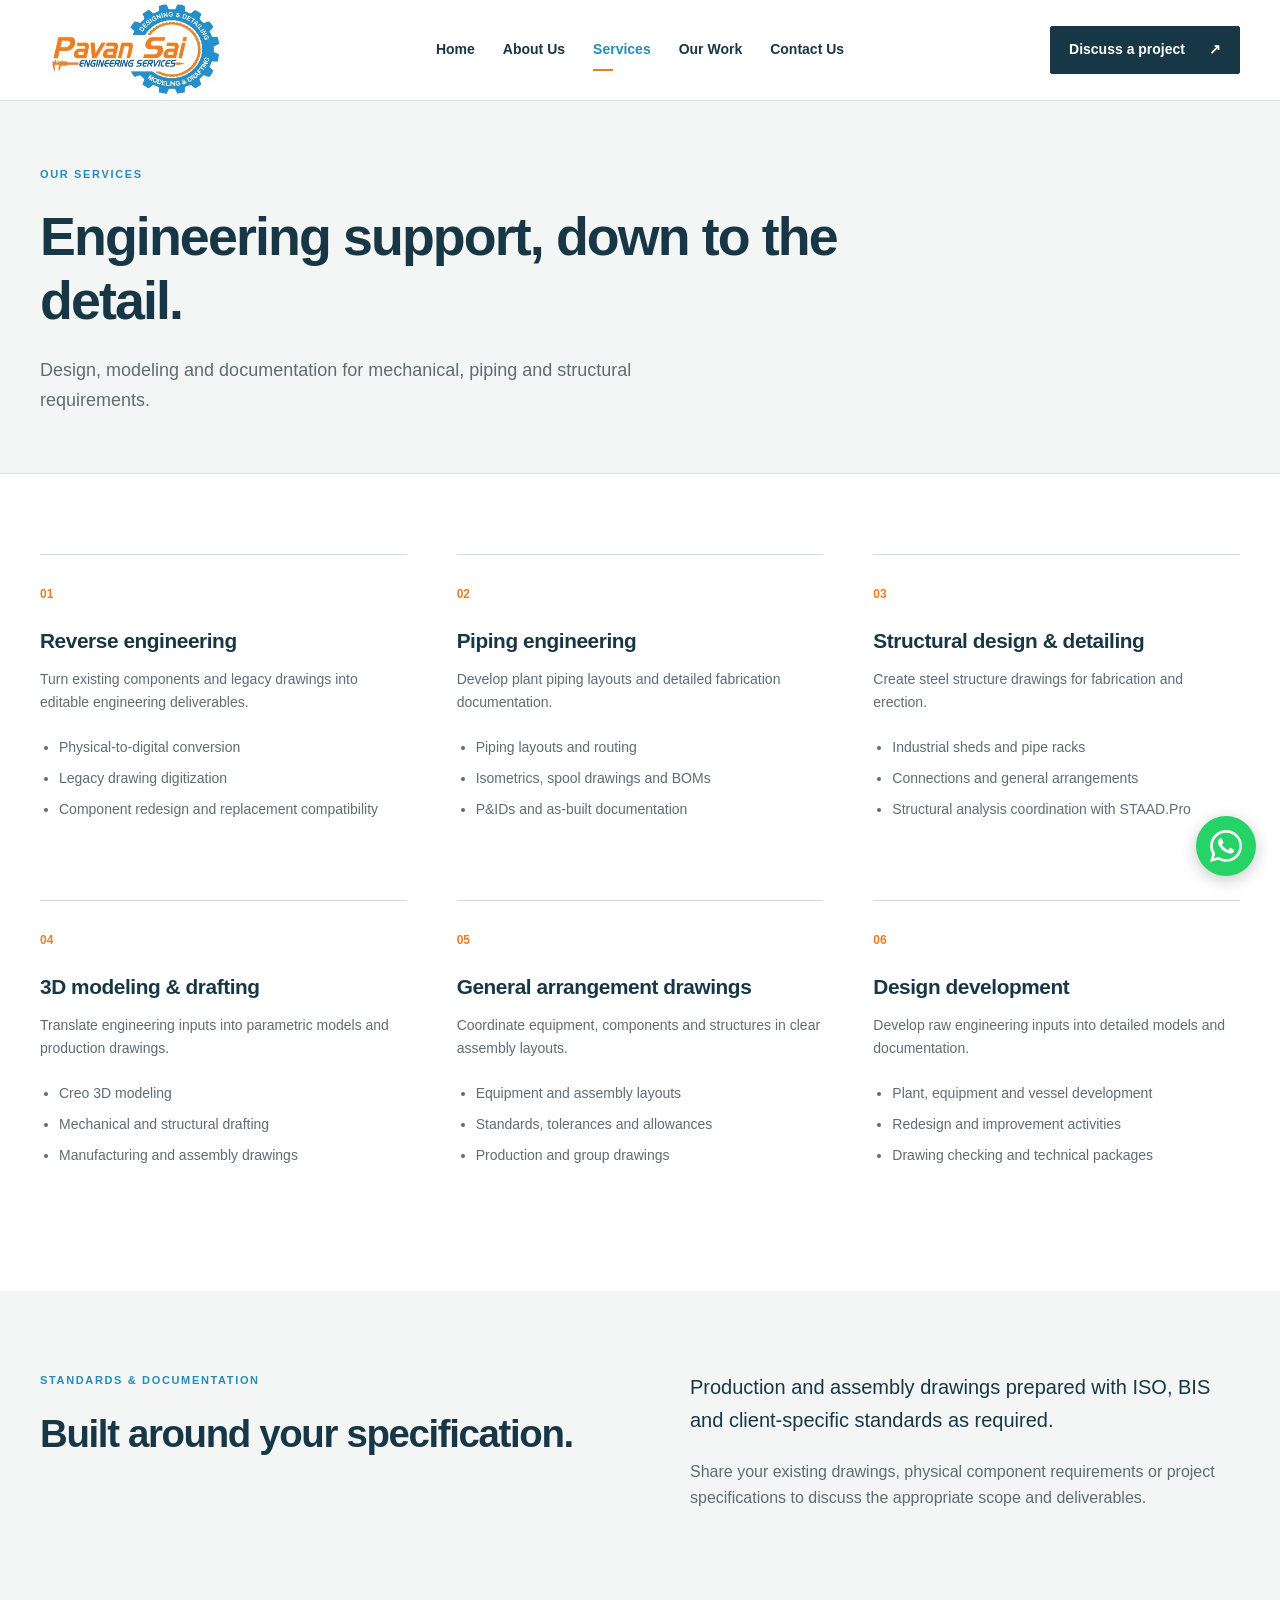
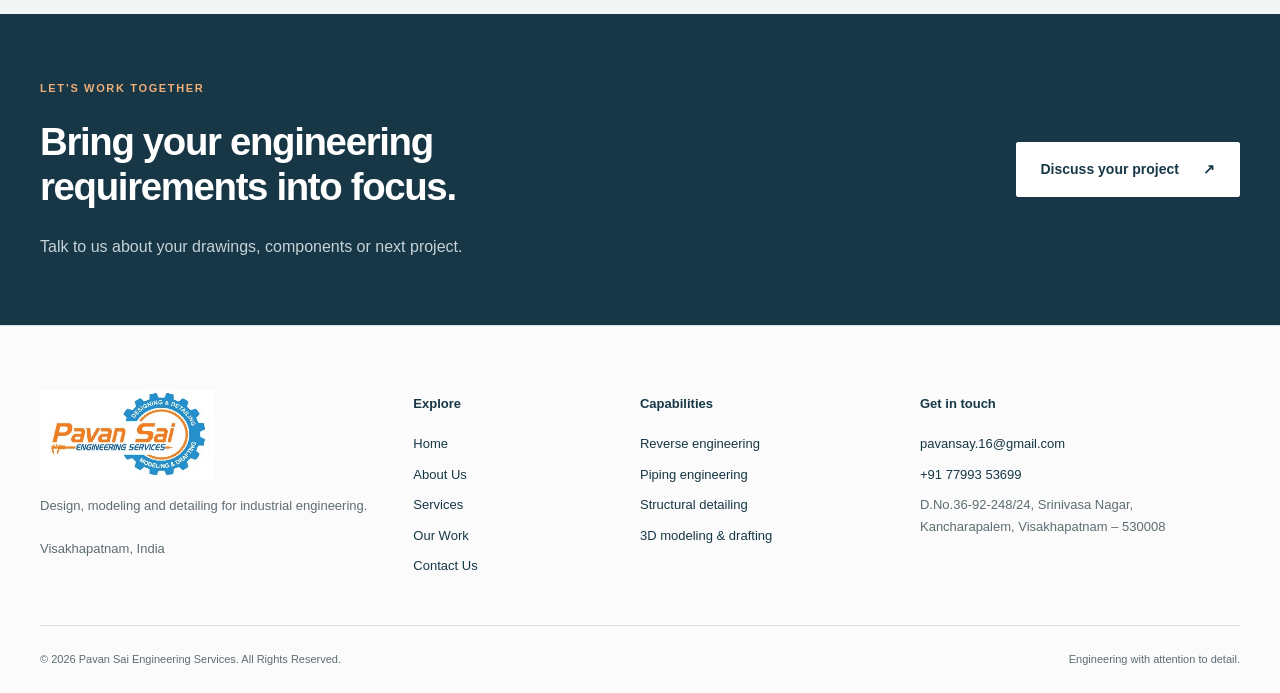
<file: services.html>
<!doctype html><html lang="en"><head><meta charset="utf-8"><meta name="viewport" content="width=device-width, initial-scale=1"><title>Services | Pavan Sai Engineering Services</title><meta name="description" content="Reverse engineering, piping design, structural detailing, 3D modeling and general arrangement drawings from Pavan Sai Engineering Services."><meta property="og:title" content="Services | Pavan Sai Engineering Services"><meta property="og:description" content="Reverse engineering, piping design, structural detailing, 3D modeling and general arrangement drawings from Pavan Sai Engineering Services."><meta property="og:type" content="website"><meta property="og:image" content="assets/images/logo/pavan-sai.jpg"><meta name="theme-color" content="#123444"><link rel="icon" href="assets/images/logo/favicon.svg" type="image/svg+xml"><link rel="stylesheet" href="assets/css/style.css"><script src="assets/js/main.js" defer></script></head><body><a class="skip" href="#main">Skip to content</a><header class="site-header"><div class="container header-inner"><a href="index.html" class="brand" aria-label="Pavan Sai Engineering Services home"><img src="assets/images/logo/pavan-sai.jpg" alt="Pavan Sai Engineering Services" width="326" height="167"></a><button class="menu-toggle" aria-controls="navigation" aria-expanded="false">Menu <span aria-hidden="true">☰</span></button><nav id="navigation" aria-label="Main navigation"><a href="index.html" >Home</a><a href="about.html" >About Us</a><a href="services.html" aria-current="page">Services</a><a href="portfolio.html" >Our Work</a><a href="contact.html" >Contact Us</a></nav><a class="button small header-cta" href="contact.html">Discuss a project <span aria-hidden="true">↗</span></a></div></header><main id="main"><section class="page-intro"><div class="container"><span class="eyebrow">Our services</span><h1>Engineering support, down to the detail.</h1><p>Design, modeling and documentation for mechanical, piping and structural requirements.</p></div></section><section class="section"><div class="container services-grid detailed"><article class="service"><span class="number">01</span><h3>Reverse engineering</h3><p>Turn existing components and legacy drawings into editable engineering deliverables.</p><ul><li>Physical-to-digital conversion</li><li>Legacy drawing digitization</li><li>Component redesign and replacement compatibility</li></ul></article><article class="service"><span class="number">02</span><h3>Piping engineering</h3><p>Develop plant piping layouts and detailed fabrication documentation.</p><ul><li>Piping layouts and routing</li><li>Isometrics, spool drawings and BOMs</li><li>P&IDs and as-built documentation</li></ul></article><article class="service"><span class="number">03</span><h3>Structural design & detailing</h3><p>Create steel structure drawings for fabrication and erection.</p><ul><li>Industrial sheds and pipe racks</li><li>Connections and general arrangements</li><li>Structural analysis coordination with STAAD.Pro</li></ul></article><article class="service"><span class="number">04</span><h3>3D modeling & drafting</h3><p>Translate engineering inputs into parametric models and production drawings.</p><ul><li>Creo 3D modeling</li><li>Mechanical and structural drafting</li><li>Manufacturing and assembly drawings</li></ul></article><article class="service"><span class="number">05</span><h3>General arrangement drawings</h3><p>Coordinate equipment, components and structures in clear assembly layouts.</p><ul><li>Equipment and assembly layouts</li><li>Standards, tolerances and allowances</li><li>Production and group drawings</li></ul></article><article class="service"><span class="number">06</span><h3>Design development</h3><p>Develop raw engineering inputs into detailed models and documentation.</p><ul><li>Plant, equipment and vessel development</li><li>Redesign and improvement activities</li><li>Drawing checking and technical packages</li></ul></article></div></section><section class="section tinted"><div class="container overview"><div><span class="eyebrow">Standards & documentation</span><h2>Built around your specification.</h2></div><div><p class="lead">Production and assembly drawings prepared with ISO, BIS and client-specific standards as required.</p><p>Share your existing drawings, physical component requirements or project specifications to discuss the appropriate scope and deliverables.</p></div></div></section><section class="cta"><div class="container cta-inner"><div><span class="eyebrow">Let’s work together</span><h2>Bring your engineering<br>requirements into focus.</h2><p>Talk to us about your drawings, components or next project.</p></div><a class="button light" href="contact.html">Discuss your project <span aria-hidden="true">↗</span></a></div></section></main><footer><div class="container footer-grid"><div><a href="index.html"><img class="footer-logo" src="assets/images/logo/pavan-sai.jpg" alt="Pavan Sai Engineering Services" width="326" height="167" loading="lazy"></a><p>Design, modeling and detailing for industrial engineering.</p><span>Visakhapatnam, India</span></div><div><h2>Explore</h2><a href="index.html">Home</a><a href="about.html">About Us</a><a href="services.html">Services</a><a href="portfolio.html">Our Work</a><a href="contact.html">Contact Us</a></div><div><h2>Capabilities</h2><a href="services.html">Reverse engineering</a><a href="services.html">Piping engineering</a><a href="services.html">Structural detailing</a><a href="services.html">3D modeling & drafting</a></div><div><h2>Get in touch</h2><a href="mailto:pavansay.16@gmail.com">pavansay.16@gmail.com</a><a href="tel:+917799353699">+91 77993 53699</a><p>D.No.36-92-248/24, Srinivasa Nagar,<br>Kancharapalem, Visakhapatnam – 530008</p></div></div><div class="container footer-bottom"><span>© <span data-year>2026</span> Pavan Sai Engineering Services. All Rights Reserved.</span><span>Engineering with attention to detail.</span></div></footer><a class="whatsapp-float" href="https://wa.me/917799353699" target="_blank" rel="noopener noreferrer" aria-label="Chat with Pavan Sai Engineering Services on WhatsApp (opens in a new tab)" title="Chat on WhatsApp"><svg xmlns="http://www.w3.org/2000/svg" viewBox="0 0 24 24" width="32" height="32" fill="currentColor" aria-hidden="true" focusable="false"><path d="M20.52 3.48A11.91 11.91 0 0 0 12.04 0C5.45 0 .09 5.36.09 11.95c0 2.11.55 4.17 1.6 5.99L0 24l6.2-1.63a11.94 11.94 0 0 0 5.83 1.49h.01c6.59 0 11.95-5.36 11.96-11.95a11.87 11.87 0 0 0-3.48-8.43ZM12.04 21.85a9.9 9.9 0 0 1-5.05-1.38l-.36-.21-3.68.97.98-3.59-.23-.37a9.87 9.87 0 0 1-1.52-5.32c0-5.48 4.46-9.94 9.95-9.94a9.86 9.86 0 0 1 7.03 2.92 9.87 9.87 0 0 1 2.91 7.03c0 5.49-4.46 9.89-10.03 9.89Zm5.45-7.41c-.3-.15-1.77-.87-2.04-.97-.27-.1-.47-.15-.67.15-.2.3-.77.97-.94 1.17-.17.2-.35.22-.64.07-.3-.15-1.26-.46-2.4-1.48-.88-.79-1.48-1.77-1.65-2.07-.17-.3-.02-.46.13-.61.13-.13.3-.35.45-.52.15-.17.2-.3.3-.5.1-.2.05-.37-.02-.52-.08-.15-.67-1.62-.92-2.22-.24-.58-.49-.5-.67-.51h-.57c-.2 0-.52.07-.79.37-.27.3-1.04 1.02-1.04 2.49s1.07 2.89 1.22 3.09c.15.2 2.1 3.2 5.09 4.49.71.3 1.26.48 1.69.62.71.22 1.36.19 1.87.12.57-.09 1.77-.72 2.02-1.42.25-.7.25-1.3.17-1.42-.07-.13-.27-.2-.57-.35Z"/></svg></a></body></html>
</file>
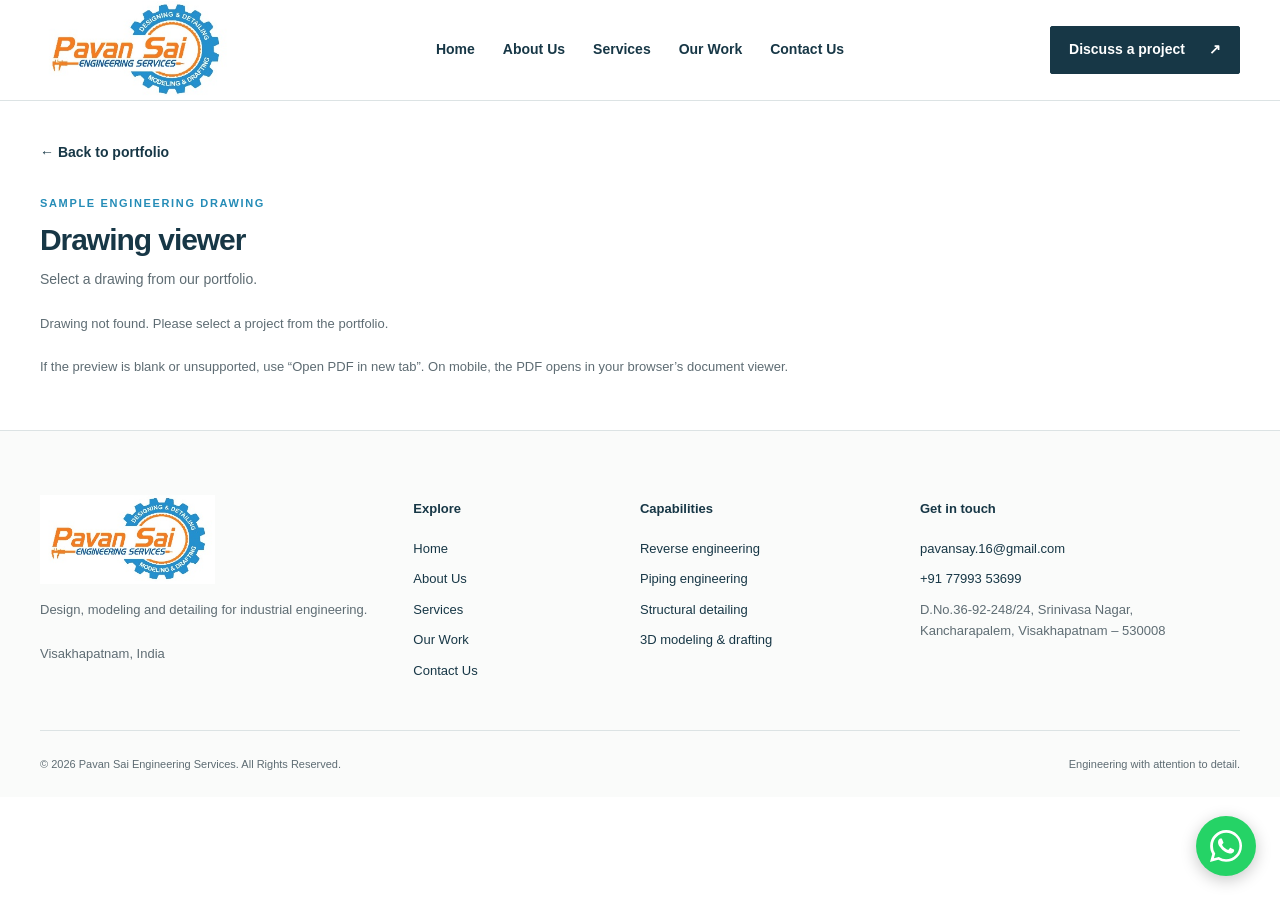
<file: portfolio/viewer.html>
<!doctype html><html lang="en"><head><meta charset="utf-8"><meta name="viewport" content="width=device-width, initial-scale=1"><title>Drawing Viewer | Pavan Sai Engineering Services</title><meta name="description" content="View a selected Pavan Sai Engineering Services sample drawing in the PDF viewer."><meta property="og:title" content="Drawing Viewer | Pavan Sai Engineering Services"><meta property="og:description" content="View a selected Pavan Sai Engineering Services sample drawing in the PDF viewer."><meta property="og:type" content="website"><meta property="og:image" content="../assets/images/logo/pavan-sai.jpg"><meta name="theme-color" content="#123444"><link rel="icon" href="../assets/images/logo/favicon.svg" type="image/svg+xml"><link rel="stylesheet" href="../assets/css/style.css"><script src="../assets/js/projects.js?v=2" defer></script><script src="../assets/js/main.js?v=2" defer></script></head><body><a class="skip" href="#main">Skip to content</a><header class="site-header"><div class="container header-inner"><a href="../index.html" class="brand" aria-label="Pavan Sai Engineering Services home"><img src="../assets/images/logo/pavan-sai.jpg" alt="Pavan Sai Engineering Services" width="326" height="167"></a><button class="menu-toggle" aria-controls="navigation" aria-expanded="false">Menu <span aria-hidden="true">☰</span></button><nav id="navigation" aria-label="Main navigation"><a href="../index.html" >Home</a><a href="../about.html" >About Us</a><a href="../services.html" >Services</a><a href="../portfolio.html" >Our Work</a><a href="../contact.html" >Contact Us</a></nav><a class="button small header-cta" href="../contact.html">Discuss a project <span aria-hidden="true">↗</span></a></div></header><main id="main"><section class="viewer-section"><div class="container"><a class="text-link" href="../portfolio.html">← Back to portfolio</a><div class="viewer-heading"><div><span class="eyebrow">Sample engineering drawing</span><h1 id="project-title">Drawing viewer</h1><p id="project-description">Select a drawing from our portfolio.</p></div><div class="actions" id="pdf-actions" hidden><a class="button small" id="pdf-open" target="_blank" rel="noopener">Open PDF in new tab ↗</a><a class="text-link" id="pdf-download" download>Download PDF ↓</a></div></div><p id="viewer-status" role="status">Preparing your drawing…</p><div id="pdf-container" class="pdf-container"></div><p class="viewer-help">If the preview is blank or unsupported, use “Open PDF in new tab”. On mobile, the PDF opens in your browser’s document viewer.</p></div></section></main><footer><div class="container footer-grid"><div><a href="../index.html"><img class="footer-logo" src="../assets/images/logo/pavan-sai.jpg" alt="Pavan Sai Engineering Services" width="326" height="167" loading="lazy"></a><p>Design, modeling and detailing for industrial engineering.</p><span>Visakhapatnam, India</span></div><div><h2>Explore</h2><a href="../index.html">Home</a><a href="../about.html">About Us</a><a href="../services.html">Services</a><a href="../portfolio.html">Our Work</a><a href="../contact.html">Contact Us</a></div><div><h2>Capabilities</h2><a href="../services.html">Reverse engineering</a><a href="../services.html">Piping engineering</a><a href="../services.html">Structural detailing</a><a href="../services.html">3D modeling & drafting</a></div><div><h2>Get in touch</h2><a href="mailto:pavansay.16@gmail.com">pavansay.16@gmail.com</a><a href="tel:+917799353699">+91 77993 53699</a><p>D.No.36-92-248/24, Srinivasa Nagar,<br>Kancharapalem, Visakhapatnam – 530008</p></div></div><div class="container footer-bottom"><span>© <span data-year>2026</span> Pavan Sai Engineering Services. All Rights Reserved.</span><span>Engineering with attention to detail.</span></div></footer><a class="whatsapp-float" href="https://wa.me/917799353699" target="_blank" rel="noopener noreferrer" aria-label="Chat with Pavan Sai Engineering Services on WhatsApp (opens in a new tab)" title="Chat on WhatsApp"><svg xmlns="http://www.w3.org/2000/svg" viewBox="0 0 24 24" width="32" height="32" fill="currentColor" aria-hidden="true" focusable="false"><path d="M20.52 3.48A11.91 11.91 0 0 0 12.04 0C5.45 0 .09 5.36.09 11.95c0 2.11.55 4.17 1.6 5.99L0 24l6.2-1.63a11.94 11.94 0 0 0 5.83 1.49h.01c6.59 0 11.95-5.36 11.96-11.95a11.87 11.87 0 0 0-3.48-8.43ZM12.04 21.85a9.9 9.9 0 0 1-5.05-1.38l-.36-.21-3.68.97.98-3.59-.23-.37a9.87 9.87 0 0 1-1.52-5.32c0-5.48 4.46-9.94 9.95-9.94a9.86 9.86 0 0 1 7.03 2.92 9.87 9.87 0 0 1 2.91 7.03c0 5.49-4.46 9.89-10.03 9.89Zm5.45-7.41c-.3-.15-1.77-.87-2.04-.97-.27-.1-.47-.15-.67.15-.2.3-.77.97-.94 1.17-.17.2-.35.22-.64.07-.3-.15-1.26-.46-2.4-1.48-.88-.79-1.48-1.77-1.65-2.07-.17-.3-.02-.46.13-.61.13-.13.3-.35.45-.52.15-.17.2-.3.3-.5.1-.2.05-.37-.02-.52-.08-.15-.67-1.62-.92-2.22-.24-.58-.49-.5-.67-.51h-.57c-.2 0-.52.07-.79.37-.27.3-1.04 1.02-1.04 2.49s1.07 2.89 1.22 3.09c.15.2 2.1 3.2 5.09 4.49.71.3 1.26.48 1.69.62.71.22 1.36.19 1.87.12.57-.09 1.77-.72 2.02-1.42.25-.7.25-1.3.17-1.42-.07-.13-.27-.2-.57-.35Z"/></svg></a></body></html>
</file>
<file: assets/css/style.css>
﻿:root{--ink:#173746;--muted:#5e6c73;--orange:#e97d23;--blue:#258cb7;--line:#dce3e4;--paper:#f4f6f5;--white:#fff}*{box-sizing:border-box}body{margin:0;color:var(--ink);font:16px/1.65 'Segoe UI',Arial,sans-serif;background:#fff}a{color:inherit;text-decoration:none}img{max-width:100%;display:block}button,input,textarea{font:inherit}button,a,input,textarea{-webkit-tap-highlight-color:transparent}a:focus-visible,button:focus-visible,input:focus-visible,textarea:focus-visible{outline:3px solid var(--blue);outline-offset:5px}button{cursor:pointer}h1,h2,h3,p{margin-top:0}h1,h2,h3{line-height:1.18;letter-spacing:-.035em;font-weight:600}h1{font-size:clamp(2.3rem,4.2vw,3.7rem);margin-bottom:24px}h2{font-size:clamp(1.9rem,3vw,2.6rem);margin-bottom:24px}h3{font-size:1.3rem;letter-spacing:-.02em}p{color:var(--muted);margin-bottom:22px}em{font-style:normal;color:var(--blue)}.container{width:min(1200px,calc(100% - 48px));margin:auto}.site-header{background:white;border-bottom:1px solid var(--line);position:relative;z-index:10}.header-inner{display:flex;align-items:center;justify-content:space-between;min-height:100px;gap:24px}.brand img{width:190px;height:auto}.header-inner nav{display:flex;gap:28px;align-items:center;font-size:14px;font-weight:600}.header-inner nav a{padding:16px 0;position:relative}.header-inner nav a:hover,.header-inner nav a[aria-current]{color:var(--blue)}.header-inner nav a[aria-current]:after{content:'';position:absolute;bottom:7px;left:0;width:20px;height:2px;background:var(--orange)}.button{display:inline-flex;align-items:center;justify-content:center;gap:24px;padding:15px 24px;background:var(--ink);color:white;border:1px solid var(--ink);font-size:14px;font-weight:600;min-height:48px;border-radius:2px}.button:hover{background:#285366}.button:disabled{opacity:.65;cursor:wait}.button.small{padding:11px 18px}.button.light{background:white;color:var(--ink);border-color:white}.text-link{font-size:14px;font-weight:600;display:inline-block;padding:10px 0}.text-link:hover,.work-links a:hover{color:var(--blue)}.menu-toggle{display:none}.skip{position:absolute;top:-100px;left:10px;background:var(--ink);color:#fff;padding:10px;z-index:100}.skip:focus{top:10px}.eyebrow{display:block;font-size:11px;letter-spacing:.15em;text-transform:uppercase;font-weight:700;color:var(--blue);margin-bottom:22px}.dot{display:inline-block;width:7px;height:7px;background:var(--orange);border-radius:50%;margin-right:7px}.hero{padding:68px 0 64px;background:#f8faf9}.hero-grid{display:grid;grid-template-columns:1fr 1.05fr;gap:62px;align-items:center}.hero-copy>p{font-size:17px;max-width:460px}.actions{display:flex;gap:24px;align-items:center;flex-wrap:wrap}.hero-note{display:flex;gap:28px;margin-top:46px;font-size:10px;letter-spacing:.15em;font-weight:700;color:var(--muted)}.hero-note span+span:before{content:' / ';color:#bac6cb;margin-right:20px}.hero-visual{border:1px solid #cddbdd;background:white;box-shadow:14px 14px 0 #eaf0ef;min-width:0}.drawing-label{display:flex;justify-content:space-between;padding:17px 22px;background:#edf3f4;color:var(--ink);font-size:10px;letter-spacing:.1em}.hero-visual>img{width:100%;aspect-ratio:1.36;object-fit:contain;padding:20px}.visual-caption{display:flex;justify-content:space-between;align-items:center;border-top:1px solid var(--line);padding:18px 22px;font-size:12px;color:var(--muted)}.visual-caption strong{font-weight:600;color:var(--ink);font-size:14px}.visual-caption>a{font-size:25px;color:var(--blue)}.industry-strip{border-block:1px solid var(--line)}.industry-strip .container{display:flex;align-items:center;justify-content:space-between;gap:22px;padding-block:24px;flex-wrap:wrap}.industry-strip span{font-size:10px;letter-spacing:.13em;color:var(--muted)}.industry-strip strong{font-size:14px;font-weight:500}.section{padding:80px 0}.tinted{background:var(--paper)}.overview,.two-columns{display:grid;grid-template-columns:1fr 1fr;gap:100px}.lead{font-size:20px;line-height:1.65;color:var(--ink)}.section-heading{display:flex;justify-content:space-between;align-items:flex-end;gap:24px;margin-bottom:35px}.section-heading h2{margin-bottom:0}.services-grid{display:grid;grid-template-columns:repeat(3,1fr);gap:0 40px}.service{padding:30px 0;border-top:1px solid #cdd8db}.number{font-size:12px;color:var(--orange);font-weight:600;display:block;margin-bottom:24px}.service h3{margin-bottom:14px}.service p{font-size:14px;margin-bottom:0}.service ul{padding-left:19px;font-size:14px;color:var(--muted);margin-top:22px}.service li{margin:8px 0}.detailed{gap:35px 50px}.strengths{display:grid;grid-template-columns:.85fr 1fr;gap:100px}.strength-list article{display:flex;gap:25px;border-bottom:1px solid var(--line);padding:25px 0}.strength-list article:first-child{padding-top:0}.strength-list article>span{color:var(--orange);font-size:12px;padding-top:5px}.strength-list h3{font-size:19px;margin-bottom:10px}.strength-list p{font-size:14px;margin:0}.work-grid{display:grid;grid-template-columns:repeat(3,1fr);gap:28px}.work-card{border:1px solid var(--line);background:white;min-width:0}.drawing{display:block;background:#eef1f0;border-bottom:1px solid var(--line);padding:18px;overflow:hidden}.drawing img{width:100%;height:auto;aspect-ratio:1.4;object-fit:contain;background:white;transition:transform .2s}.drawing:hover img{transform:scale(1.025)}.work-body{padding:24px}.work-body .eyebrow{font-size:9px;margin-bottom:13px}.work-body h3{font-size:20px}.work-body p{font-size:13px;min-height:44px}.work-links{display:flex;justify-content:space-between;gap:10px;border-top:1px solid var(--line);padding-top:16px;font-size:12px;font-weight:600}.work-links a{padding:5px 0}.cta{background:var(--ink);padding:65px 0}.cta-inner{display:flex;justify-content:space-between;gap:40px;align-items:center}.cta .eyebrow{color:#efad78}.cta h2{color:white}.cta p{color:#c5d3d8;margin:0}.page-intro{background:var(--paper);padding:64px 0 58px;border-bottom:1px solid var(--line)}.page-intro h1{max-width:850px}.page-intro p{max-width:650px;margin:0;font-size:18px}.large-list{list-style:none;padding:0;margin-top:30px}.large-list li{padding:15px 0;border-bottom:1px solid var(--line);font-size:18px}.portfolio-toolbar{display:flex;justify-content:space-between;align-items:center;gap:20px;margin-bottom:35px}.filters{display:flex;gap:8px;flex-wrap:wrap}.filter{background:white;border:1px solid var(--line);padding:10px 16px;color:var(--ink);font-size:13px}.filter.active{background:var(--ink);color:white;border-color:var(--ink)}#work-count,.portfolio-note{font-size:13px;color:var(--muted)}.portfolio-note{margin-top:32px}.contact-grid{display:grid;grid-template-columns:.8fr 1.2fr;gap:90px}.contact-details dl{margin:35px 0}.contact-details dt{font-size:11px;letter-spacing:.1em;text-transform:uppercase;color:var(--muted);margin-top:23px}.contact-details dd{margin:7px 0 0;font-size:16px;overflow-wrap:anywhere}.contact-details dd a:hover{text-decoration:underline}.contact-note{border-left:2px solid var(--orange);padding:10px 20px;color:var(--muted);font-size:13px}.form-panel{padding:35px;background:var(--paper);border:1px solid var(--line)}.form-panel h2{font-size:25px;margin-bottom:8px}.form-panel>p{font-size:13px}.form-grid{display:grid;grid-template-columns:1fr 1fr;gap:20px}.full{grid-column:1/-1}label{display:block;font-size:13px;font-weight:600;margin-bottom:8px}input,textarea{width:100%;border:1px solid #cbd5d9;border-radius:2px;background:#fff;padding:11px 12px;color:var(--ink);min-width:0}textarea{resize:vertical}form .button{margin-top:24px}.honeypot{position:absolute;left:-9999px;width:1px;height:1px;overflow:hidden}#form-status{font-size:14px;margin:18px 0 0}#form-status.error{color:#a22525}#form-status.success{color:#24633c}footer{padding:55px 0 0;background:#fafbfa;border-top:1px solid var(--line)}.footer-grid{display:grid;grid-template-columns:1.25fr .7fr .9fr 1.2fr;gap:40px;font-size:13px}.footer-logo{width:175px;height:auto;margin-bottom:15px}.footer-grid h2{font-size:13px;letter-spacing:0;margin:15px 0 22px}.footer-grid a{display:block;margin:9px 0;overflow-wrap:anywhere}.footer-grid a:hover{color:var(--blue)}.footer-grid p{font-size:13px}.footer-grid span{color:var(--muted)}.footer-bottom{display:flex;justify-content:space-between;gap:20px;font-size:11px;color:var(--muted);padding-block:24px;margin-top:40px;border-top:1px solid var(--line)}.viewer-section{padding:30px 0}.viewer-heading{display:flex;align-items:center;justify-content:space-between;gap:24px;margin-top:20px}.viewer-heading h1{font-size:30px;margin-bottom:10px}.viewer-heading .eyebrow{margin-bottom:10px}.viewer-heading p{font-size:14px}.pdf-container iframe{display:block;width:100%;height:calc(100vh - 240px);min-height:500px;border:1px solid var(--line);background:#eee}.viewer-help,#viewer-status{font-size:13px}.mobile-pdf{padding:45px;background:var(--paper);text-align:center}.mobile-pdf img{max-height:380px;margin:0 auto 25px;object-fit:contain}.mobile-pdf p{margin-top:20px}[hidden]{display:none!important}@media(min-width:1500px){.hero{padding-block:90px}}@media(max-width:1050px){.header-cta{display:none}.hero-grid{gap:35px}.overview,.two-columns,.strengths{gap:50px}.contact-grid{gap:40px}.footer-grid{gap:25px}.header-inner nav{gap:20px}}@media(max-width:760px){.container{width:calc(100% - 36px)}.header-inner{min-height:82px}.brand img{width:155px}.menu-toggle{display:flex;gap:12px;background:white;border:1px solid var(--line);padding:8px 12px;font-size:13px}.header-inner nav{display:none;position:absolute;top:82px;left:0;right:0;background:white;padding:12px 24px;border-bottom:1px solid var(--line)}.header-inner nav.open{display:flex;flex-direction:column;align-items:stretch;gap:0}.header-inner nav a{padding:12px}.hero{padding:40px 0}.hero-grid,.overview,.two-columns,.strengths,.contact-grid{grid-template-columns:1fr;gap:30px}.hero-visual{margin-top:8px;margin-right:10px}.hero h1{font-size:40px}.hero-copy>p{font-size:16px}.hero-note{margin-top:28px;gap:12px}.hero-note span+span:before{margin-right:10px}.hero-visual>img{aspect-ratio:1.5}.industry-strip .container{justify-content:flex-start;gap:15px 25px}.industry-strip span{width:100%}.industry-strip strong{font-size:12px}.section{padding:50px 0}.services-grid{grid-template-columns:1fr 1fr;gap:0 25px}.work-grid{grid-template-columns:1fr 1fr;gap:18px}.work-body{padding:18px}.work-body h3{font-size:18px}.work-links{flex-wrap:wrap}.cta-inner{align-items:flex-start;flex-direction:column;gap:25px}.cta{padding:45px 0}.section-heading{align-items:flex-start;flex-direction:column;gap:10px;margin-bottom:25px}.page-intro{padding:45px 0}.page-intro p{font-size:16px}.portfolio-toolbar{align-items:flex-start;flex-direction:column}.footer-grid{grid-template-columns:1fr 1fr;gap:25px 35px}.footer-bottom{flex-direction:column;gap:8px}.form-panel{padding:25px}.viewer-heading{flex-direction:column;align-items:flex-start}.pdf-container iframe{min-height:400px}.viewer-heading .actions{gap:15px}.mobile-pdf{padding:24px}.hero-copy .eyebrow{font-size:9px}.contact-details h2{margin-bottom:15px}}@media(max-width:480px){.work-grid,.services-grid,.form-grid{grid-template-columns:1fr}.full{grid-column:auto}.hero h1{font-size:36px}.actions{gap:15px}.footer-grid{gap:24px}.footer-grid>div:last-child{grid-column:1/-1}.work-body p{min-height:0}}@media(prefers-reduced-motion:reduce){*{transition:none!important;scroll-behavior:auto!important}}

.whatsapp-float{position:fixed;right:24px;bottom:24px;right:max(24px,env(safe-area-inset-right));bottom:max(24px,env(safe-area-inset-bottom));z-index:50;display:flex;align-items:center;justify-content:center;width:60px;height:60px;border-radius:50%;background:#25d366;color:#fff;box-shadow:0 4px 16px rgba(0,0,0,.22);transition:background .2s,transform .2s}
.whatsapp-float:hover{background:#128c7e;transform:translateY(-3px)}
.whatsapp-float:focus-visible{outline:3px solid var(--ink);outline-offset:4px}
.whatsapp-float svg{display:block;flex-shrink:0}
@media(max-width:760px){.whatsapp-float{width:56px;height:56px;right:18px;bottom:18px;right:max(18px,env(safe-area-inset-right));bottom:max(18px,env(safe-area-inset-bottom))}}
@media(prefers-reduced-motion:reduce){.whatsapp-float:hover{transform:none}}
</file>
